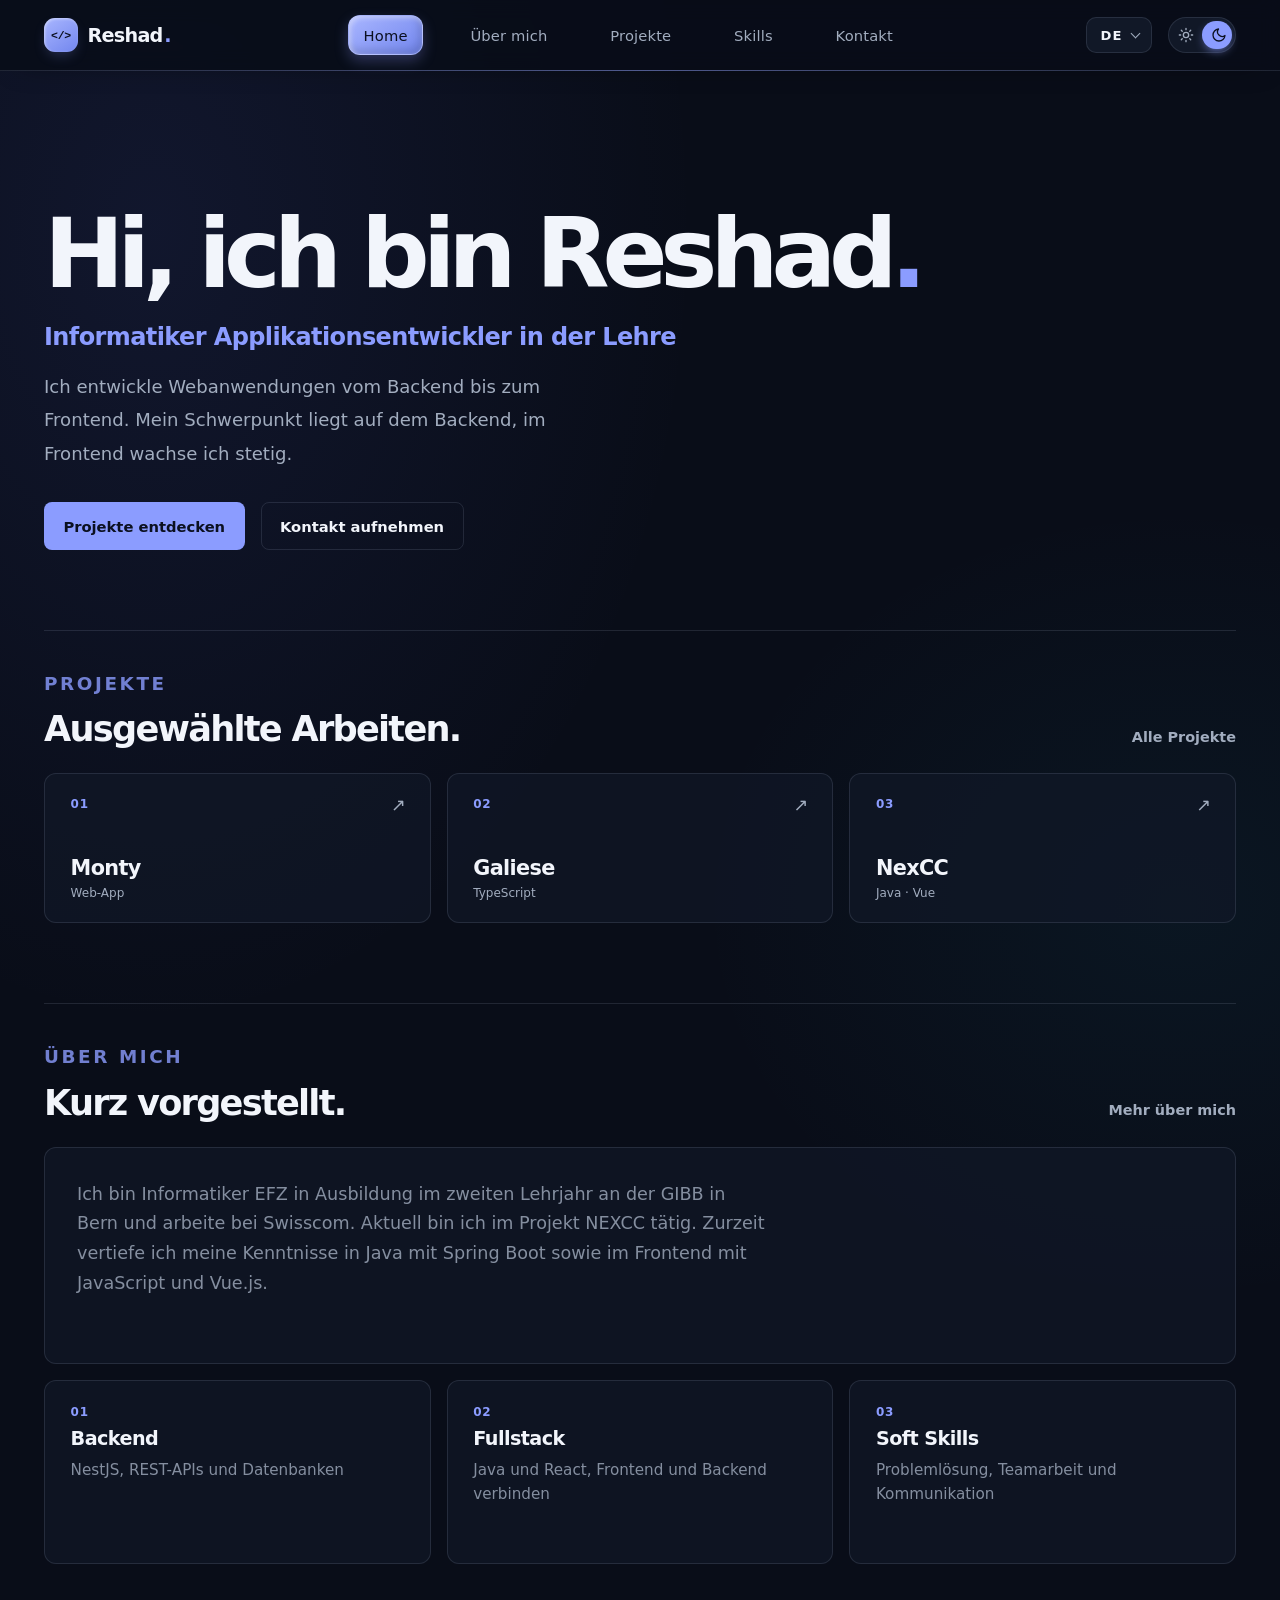
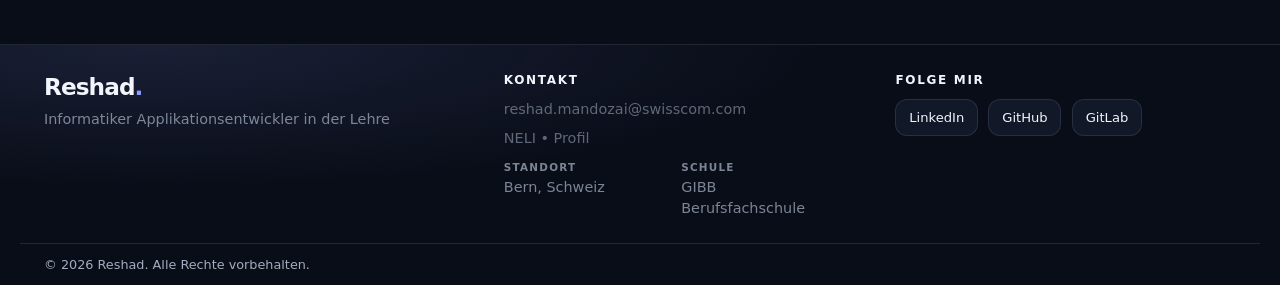
<file: index.html>
<!doctype html>
<html lang="de">
	<head>
		<meta charset="UTF-8" />
		<meta name="viewport" content="width=device-width, initial-scale=1.0" />
<title>Reshad Mandozai – Informatiker Applikationsentwickler in der Lehre</title>
		<meta
			name="description"
			content="Portfolio von Reshad Mandozai, Informatiker in Ausbildung mit Interesse an modernen Webanwendungen und durchdachten digitalen Produkten." />
		<script>document.documentElement.setAttribute('data-theme', localStorage.getItem('theme') || 'dark');</script>
		<link rel="stylesheet" href="css/style.css" />
	</head>
	<body>
		<header>
			<nav class="navbar">
				<a href="index.html" class="logo">Reshad</a>

				<ul class="nav-links" id="navLinks">
					<li><a href="index.html" class="current" data-i18n="nav.home">Home</a></li>
					<li><a href="about/index.html" data-i18n="nav.about">Über mich</a></li>
					<li><a href="projects/index.html" data-i18n="nav.projects">Projekte</a></li>
					<li><a href="skills/index.html" data-i18n="nav.skills">Skills</a></li>
					<li><a href="contact/index.html" data-i18n="nav.contact">Kontakt</a></li>
				</ul>

				<div class="nav-actions">
					<select class="language-select" id="languageSelect" aria-label="Sprache auswählen">
						<option value="it">IT</option>
						<option value="en">EN</option>
						<option value="de">DE</option>
						<option value="fr">FR</option>
					</select>
					<button
						class="theme-toggle"
						id="themeToggle"
						aria-label="Farbmodus wechseln"
						data-i18n-aria-label="theme.toggle">
						<svg class="theme-icon icon-sun" viewBox="0 0 24 24" fill="none" stroke="currentColor" stroke-width="2" stroke-linecap="round" stroke-linejoin="round" aria-hidden="true" focusable="false"><circle cx="12" cy="12" r="4" /><path d="M12 2v2M12 20v2M4.93 4.93l1.41 1.41M17.66 17.66l1.41 1.41M2 12h2M20 12h2M6.34 17.66l-1.41 1.41M19.07 4.93l-1.41 1.41" /></svg>
						<svg class="theme-icon icon-moon" viewBox="0 0 24 24" fill="none" stroke="currentColor" stroke-width="2" stroke-linecap="round" stroke-linejoin="round" aria-hidden="true" focusable="false"><path d="M21 12.79A9 9 0 1 1 11.21 3 7 7 0 0 0 21 12.79z" /></svg>
						<span class="theme-thumb" aria-hidden="true"></span>
					</button>

					<button class="hamburger" id="hamburger" aria-label="Menü öffnen" data-i18n-aria-label="nav.openMenu">
						<span></span>
						<span></span>
						<span></span>
					</button>
				</div>
			</nav>
		</header>

		<main>
			<section id="home" class="home">
				<div class="hero-shell">
					<div class="home-copy">
						<h1>
							<span data-i18n="home.greeting">Hi, ich bin</span>
							<span class="accent">Reshad</span><span class="name-period">.</span>
						</h1>
						<h2 data-i18n="home.role">Informatiker Applikationsentwickler in der Lehre</h2>
						<p class="home-description" data-i18n="home.description">
							Ich entwickle Webanwendungen vom Backend bis zum Frontend. Mein Schwerpunkt liegt auf dem Backend, im Frontend wachse ich stetig.
						</p>
						<div class="hero-actions">
							<a href="projects/index.html" class="btn-primary" data-i18n="home.projects">Projekte entdecken <span aria-hidden="true">↗</span></a>
							<a href="contact/index.html" class="btn-secondary" data-i18n="home.contact">Kontakt aufnehmen</a>
						</div>
					</div>
				</div>

				<div class="home-projects">
					<div class="section-heading">
						<div>
							<p class="eyebrow" data-i18n="home.selectedLabel">PROJEKTE</p>
							<h2 data-i18n="home.selectedTitle">Ausgewählte Arbeiten.</h2>
						</div>
						<a href="projects/index.html" class="text-link" data-i18n="home.allProjects">Alle Projekte <span aria-hidden="true">↗</span></a>
					</div>
					<div class="home-project-grid">
						<a class="home-project-card" href="projects/index.html">
							<span class="home-project-number">01</span>
							<span class="home-project-name">Monty</span>
							<span class="home-project-type" data-i18n="projects.webApp">Web-App</span>
							<span class="home-project-arrow" aria-hidden="true">↗</span>
						</a>
						<a class="home-project-card" href="projects/index.html">
							<span class="home-project-number">02</span>
							<span class="home-project-name">Galiese</span>
							<span class="home-project-type">TypeScript</span>
							<span class="home-project-arrow" aria-hidden="true">↗</span>
						</a>
						<a class="home-project-card" href="projects/index.html">
							<span class="home-project-number">03</span>
							<span class="home-project-name">NexCC</span>
							<span class="home-project-type">Java · Vue</span>
							<span class="home-project-arrow" aria-hidden="true">↗</span>
						</a>
					</div>
				</div>

				<div class="home-about" aria-labelledby="home-about-title">
					<div class="section-heading">
						<div>
							<p class="eyebrow" data-i18n="home.aboutLabel">ÜBER MICH</p>
							<h2 id="home-about-title" data-i18n="home.aboutTitle">Kurz vorgestellt.</h2>
						</div>
						<a href="about/index.html" class="text-link" data-i18n="home.aboutMore">Mehr über mich <span aria-hidden="true">↗</span></a>
					</div>
					<div class="home-about-box">
						<p data-i18n="home.aboutText">Ich bin Informatiker EFZ in Ausbildung im zweiten Lehrjahr an der GIBB in Bern und arbeite bei Swisscom. Aktuell bin ich im Projekt NEXCC tätig. Zurzeit vertiefe ich meine Kenntnisse in Java mit Spring Boot sowie im Frontend mit JavaScript und Vue.js.</p>
					</div>
					<div class="home-skill-grid">
						<article class="home-skill-card">
							<span class="home-skill-number" aria-hidden="true">01</span>
							<h3 data-i18n="about.backendTitle">Backend</h3>
							<p data-i18n="home.skillBackend">NestJS, REST-APIs und Datenbanken</p>
						</article>
						<article class="home-skill-card">
							<span class="home-skill-number" aria-hidden="true">02</span>
							<h3 data-i18n="about.fullstackTitle">Fullstack</h3>
							<p data-i18n="home.skillFullstack">Java und React, Frontend und Backend verbinden</p>
						</article>
						<article class="home-skill-card">
							<span class="home-skill-number" aria-hidden="true">03</span>
							<h3 data-i18n="about.otherTitle">Soft Skills</h3>
							<p data-i18n="home.skillSoft">Problemlösung, Teamarbeit und Kommunikation</p>
						</article>
					</div>
				</div>
			</section>
		</main>

		<footer class="footer">
			<div class="footer-inner">
				<div class="footer-col footer-brand">
					<a class="footer-logo" href="index.html">Reshad</a>
					<p data-i18n="home.role">Informatiker Applikationsentwickler in der Lehre</p>
				</div>

				<div class="footer-col">
					<h4 data-i18n="footer.contact">Kontakt</h4>
					<ul>
						<li>
							<a href="mailto:reshad.mandozai@swisscom.com">reshad.mandozai@swisscom.com</a>
						</li>
						<li>
							<a
								href="https://neli.swisscom.com/profile/%5Bme%5D/detail?activeTab=info"
								target="_blank"
								rel="noopener">
								NELI • Profil
							</a>
						</li>
						<li class="footer-info">
							<span class="footer-label" data-i18n="footer.locationLabel">Standort</span>
							<span data-i18n="footer.cityValue">Bern, Schweiz</span>
						</li>
						<li class="footer-info">
							<span class="footer-label" data-i18n="footer.schoolLabel">Schule</span>
							<span>GIBB Berufsfachschule</span>
						</li>
					</ul>
				</div>

				<div class="footer-col">
					<h4 data-i18n="footer.follow">Folge mir</h4>
					<div class="footer-links">
						<a
							href="https://www.linkedin.com/in/reshad-mandozai-189538322/"
							target="_blank"
							rel="noopener">
							LinkedIn
						</a>
						<a
							href="https://github.com/reshadmandozai39-jpg"
							target="_blank"
							rel="noopener">
							GitHub
						</a>
						<a
							href="https://code.swisscom.com/Reshad.Mandozai"
							target="_blank"
							rel="noopener">
							GitLab
						</a>
					</div>
				</div>
			</div>

			<div class="footer-bottom">
				<p>&copy; <span id="year"></span> Reshad. <span data-i18n="footer.rights">Alle Rechte vorbehalten.</span></p>
			</div>
		</footer>

		<script src="js/script.js"></script>
	</body>
</html>
</file>
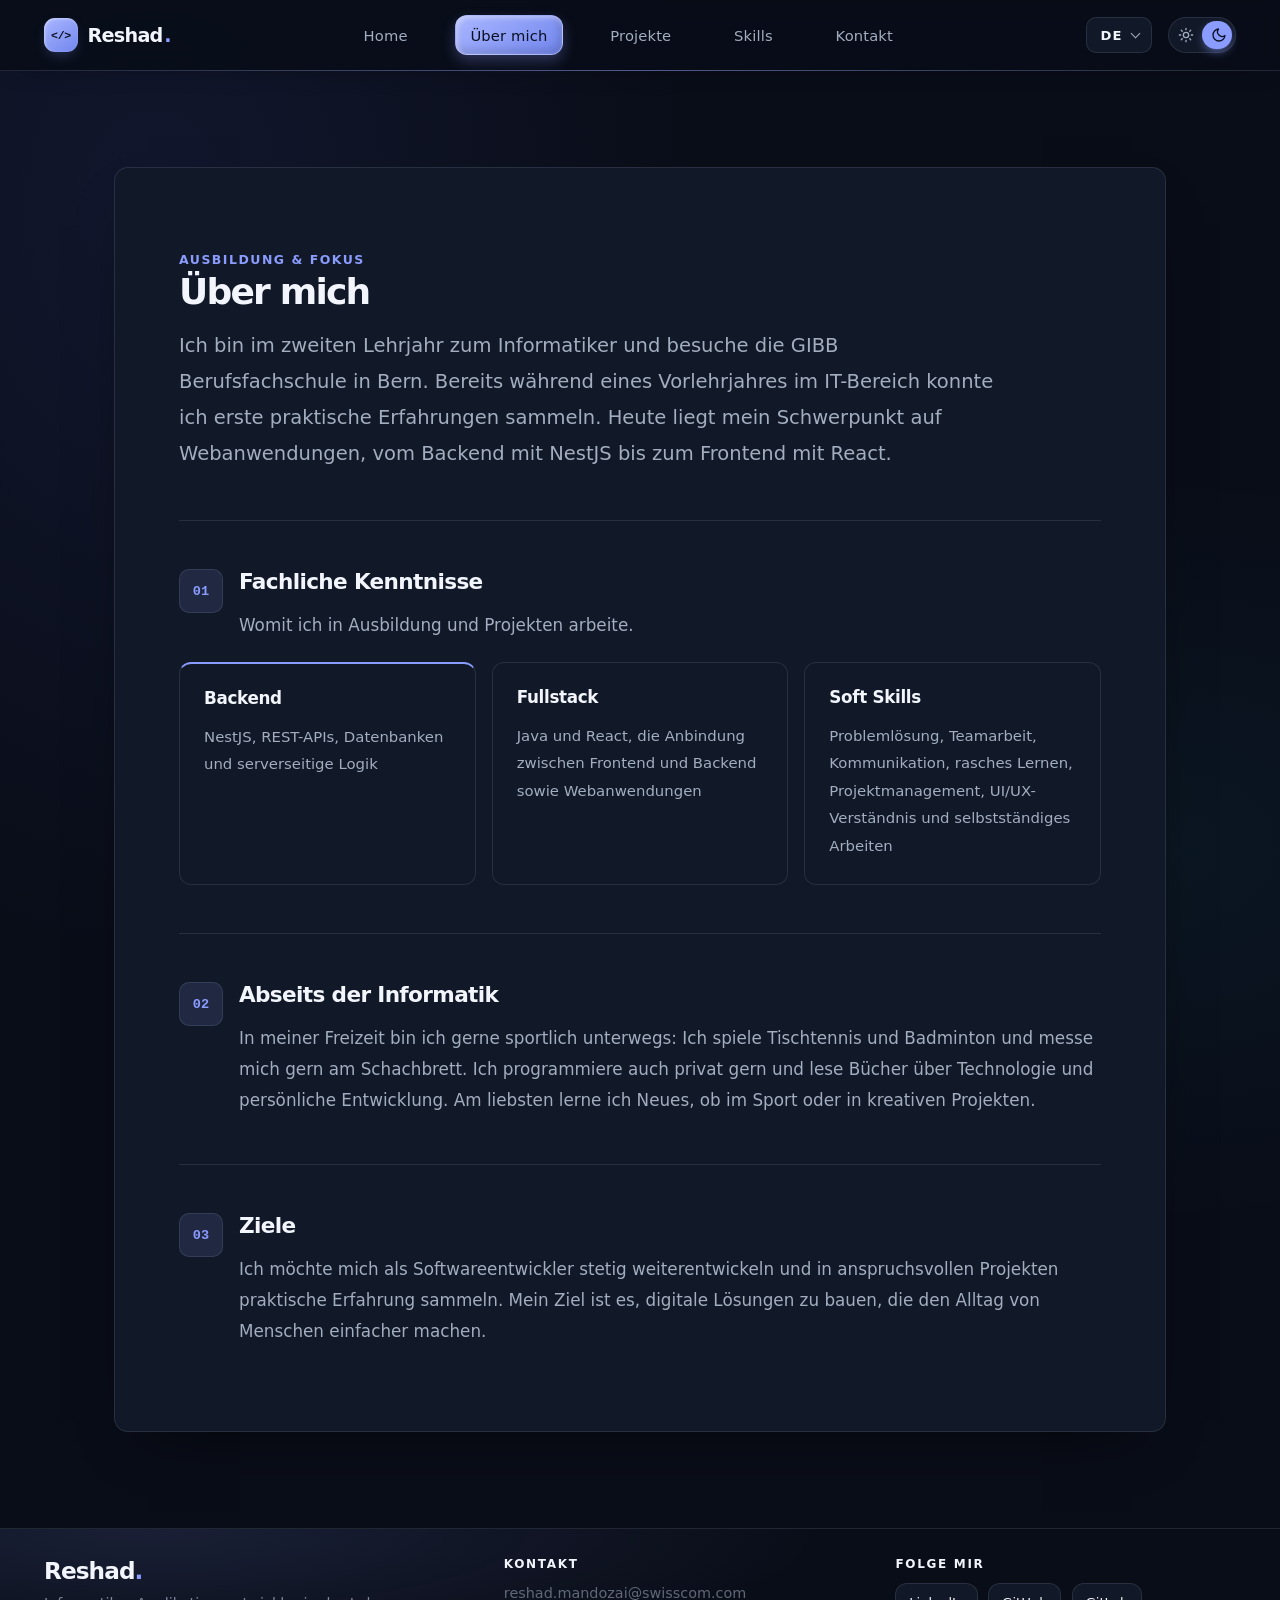
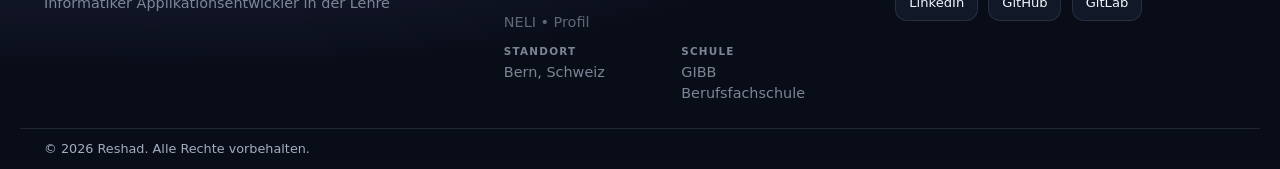
<file: about/index.html>
<!doctype html>
<html lang="de">
	<head>
		<meta charset="UTF-8" />
		<meta name="viewport" content="width=device-width, initial-scale=1.0" />
		<title>Über mich – Reshad</title>
		<script>document.documentElement.setAttribute('data-theme', localStorage.getItem('theme') || 'dark');</script>
		<link rel="stylesheet" href="../css/style.css" />
	</head>
	<body>
		<header>
			<nav class="navbar">
				<a href="../index.html" class="logo">Reshad</a>

				<ul class="nav-links" id="navLinks">
					<li><a href="../index.html" data-i18n="nav.home">Home</a></li>
					<li><a href="index.html" class="current" data-i18n="nav.about">Über mich</a></li>
					<li><a href="../projects/index.html" data-i18n="nav.projects">Projekte</a></li>
					<li><a href="../skills/index.html" data-i18n="nav.skills">Skills</a></li>
					<li><a href="../contact/index.html" data-i18n="nav.contact">Kontakt</a></li>
				</ul>

				<div class="nav-actions">
					<select class="language-select" id="languageSelect" aria-label="Sprache auswählen">
						<option value="it">IT</option>
						<option value="en">EN</option>
						<option value="de">DE</option>
						<option value="fr">FR</option>
					</select>
					<button
						class="theme-toggle"
						id="themeToggle"
						aria-label="Farbmodus wechseln"
						data-i18n-aria-label="theme.toggle">
						<svg class="theme-icon icon-sun" viewBox="0 0 24 24" fill="none" stroke="currentColor" stroke-width="2" stroke-linecap="round" stroke-linejoin="round" aria-hidden="true" focusable="false"><circle cx="12" cy="12" r="4" /><path d="M12 2v2M12 20v2M4.93 4.93l1.41 1.41M17.66 17.66l1.41 1.41M2 12h2M20 12h2M6.34 17.66l-1.41 1.41M19.07 4.93l-1.41 1.41" /></svg>
						<svg class="theme-icon icon-moon" viewBox="0 0 24 24" fill="none" stroke="currentColor" stroke-width="2" stroke-linecap="round" stroke-linejoin="round" aria-hidden="true" focusable="false"><path d="M21 12.79A9 9 0 1 1 11.21 3 7 7 0 0 0 21 12.79z" /></svg>
						<span class="theme-thumb" aria-hidden="true"></span>
					</button>

					<button class="hamburger" id="hamburger" aria-label="Menü öffnen" data-i18n-aria-label="nav.openMenu">
						<span></span>
						<span></span>
						<span></span>
					</button>
				</div>
			</nav>
		</header>

		<main>
			<section id="about" class="about">
				<div class="about-inner">
					<div class="about-header">
						<p class="about-kicker" data-i18n="about.kicker">AUSBILDUNG &amp; FOKUS</p>
						<h2 data-i18n="about.title">Über mich</h2>
						<p class="about-lead" data-i18n="about.description">
							Ich bin im zweiten Lehrjahr zum Informatiker und besuche die GIBB
							Berufsfachschule in Bern. Bereits während eines Vorlehrjahres im
							IT-Bereich konnte ich erste praktische Erfahrungen sammeln. Heute
							liegt mein Schwerpunkt auf Webanwendungen, vom Backend mit NestJS
							bis zum Frontend mit React.
						</p>
					</div>

					<section class="about-section" aria-labelledby="about-skills-title">
						<div class="about-section-heading">
							<span class="skill-group-number" aria-hidden="true">01</span>
							<div>
								<h3 id="about-skills-title" data-i18n="about.skillsTitle">Fachliche Kenntnisse</h3>
								<p data-i18n="about.skillsIntro">Womit ich in Ausbildung und Projekten arbeite.</p>
							</div>
						</div>
						<div class="about-skills-grid">
							<article class="skill-card skill-card-learning">
								<h4 data-i18n="about.backendTitle">Backend</h4>
								<p data-i18n="about.backendSkills">NestJS, REST-APIs, Datenbanken und serverseitige Logik</p>
							</article>
							<article class="skill-card">
								<h4 data-i18n="about.fullstackTitle">Fullstack</h4>
								<p data-i18n="about.fullstackSkills">Java und React, die Anbindung zwischen Frontend und Backend sowie Webanwendungen</p>
							</article>
							<article class="skill-card">
								<h4 data-i18n="about.otherTitle">Soft Skills</h4>
								<p data-i18n="about.otherSkills">Problemlösung, Teamarbeit, Kommunikation, rasches Lernen, Projektmanagement, UI/UX-Verständnis und selbstständiges Arbeiten</p>
							</article>
						</div>
					</section>

					<section class="about-section" aria-labelledby="about-personal-title">
						<div class="about-section-heading">
							<span class="skill-group-number" aria-hidden="true">02</span>
							<div>
								<h3 id="about-personal-title" data-i18n="about.personalTitle">Abseits der Informatik</h3>
								<p data-i18n="about.hobbies">
									In meiner Freizeit bin ich gerne sportlich unterwegs: Ich spiele
									Tischtennis und Badminton und messe mich gern am Schachbrett. Ich
									programmiere auch privat gern und lese Bücher über Technologie und
									persönliche Entwicklung. Am liebsten lerne ich Neues, ob im Sport
									oder in kreativen Projekten.
								</p>
							</div>
						</div>
					</section>

					<section class="about-section" aria-labelledby="about-goals-title">
						<div class="about-section-heading">
							<span class="skill-group-number" aria-hidden="true">03</span>
							<div>
								<h3 id="about-goals-title" data-i18n="about.goalsTitle">Ziele</h3>
								<p data-i18n="about.goals">
									Ich möchte mich als Softwareentwickler stetig weiterentwickeln und
									in anspruchsvollen Projekten praktische Erfahrung sammeln. Mein
									Ziel ist es, digitale Lösungen zu bauen, die den Alltag von
									Menschen einfacher machen.
								</p>
							</div>
						</div>
					</section>
				</div>
			</section>
		</main>

		<footer class="footer">
			<div class="footer-inner">
				<div class="footer-col footer-brand">
					<a class="footer-logo" href="../index.html">Reshad</a>
					<p data-i18n="home.role">Informatiker Applikationsentwickler in der Lehre</p>
				</div>

				<div class="footer-col">
					<h4 data-i18n="footer.contact">Kontakt</h4>
					<ul>
						<li>
							<a href="mailto:reshad.mandozai@swisscom.com">reshad.mandozai@swisscom.com</a>
						</li>
						<li>
							<a
								href="https://neli.swisscom.com/profile/%5Bme%5D/detail?activeTab=info"
								target="_blank"
								rel="noopener">
								NELI • Profil
							</a>
						</li>
						<li class="footer-info">
							<span class="footer-label" data-i18n="footer.locationLabel">Standort</span>
							<span data-i18n="footer.cityValue">Bern, Schweiz</span>
						</li>
						<li class="footer-info">
							<span class="footer-label" data-i18n="footer.schoolLabel">Schule</span>
							<span>GIBB Berufsfachschule</span>
						</li>
					</ul>
				</div>

				<div class="footer-col">
					<h4 data-i18n="footer.follow">Folge mir</h4>
					<div class="footer-links">
						<a
							href="https://www.linkedin.com/in/reshad-mandozai-189538322/"
							target="_blank"
							rel="noopener">
							LinkedIn
						</a>
						<a
							href="https://github.com/reshadmandozai39-jpg"
							target="_blank"
							rel="noopener">
							GitHub
						</a>
						<a
							href="https://code.swisscom.com/Reshad.Mandozai"
							target="_blank"
							rel="noopener">
							GitLab
						</a>
					</div>
				</div>
			</div>

			<div class="footer-bottom">
				<p>&copy; <span id="year"></span> Reshad. <span data-i18n="footer.rights">Alle Rechte vorbehalten.</span></p>
			</div>
		</footer>

		<script src="../js/script.js"></script>
	</body>
</html>
</file>
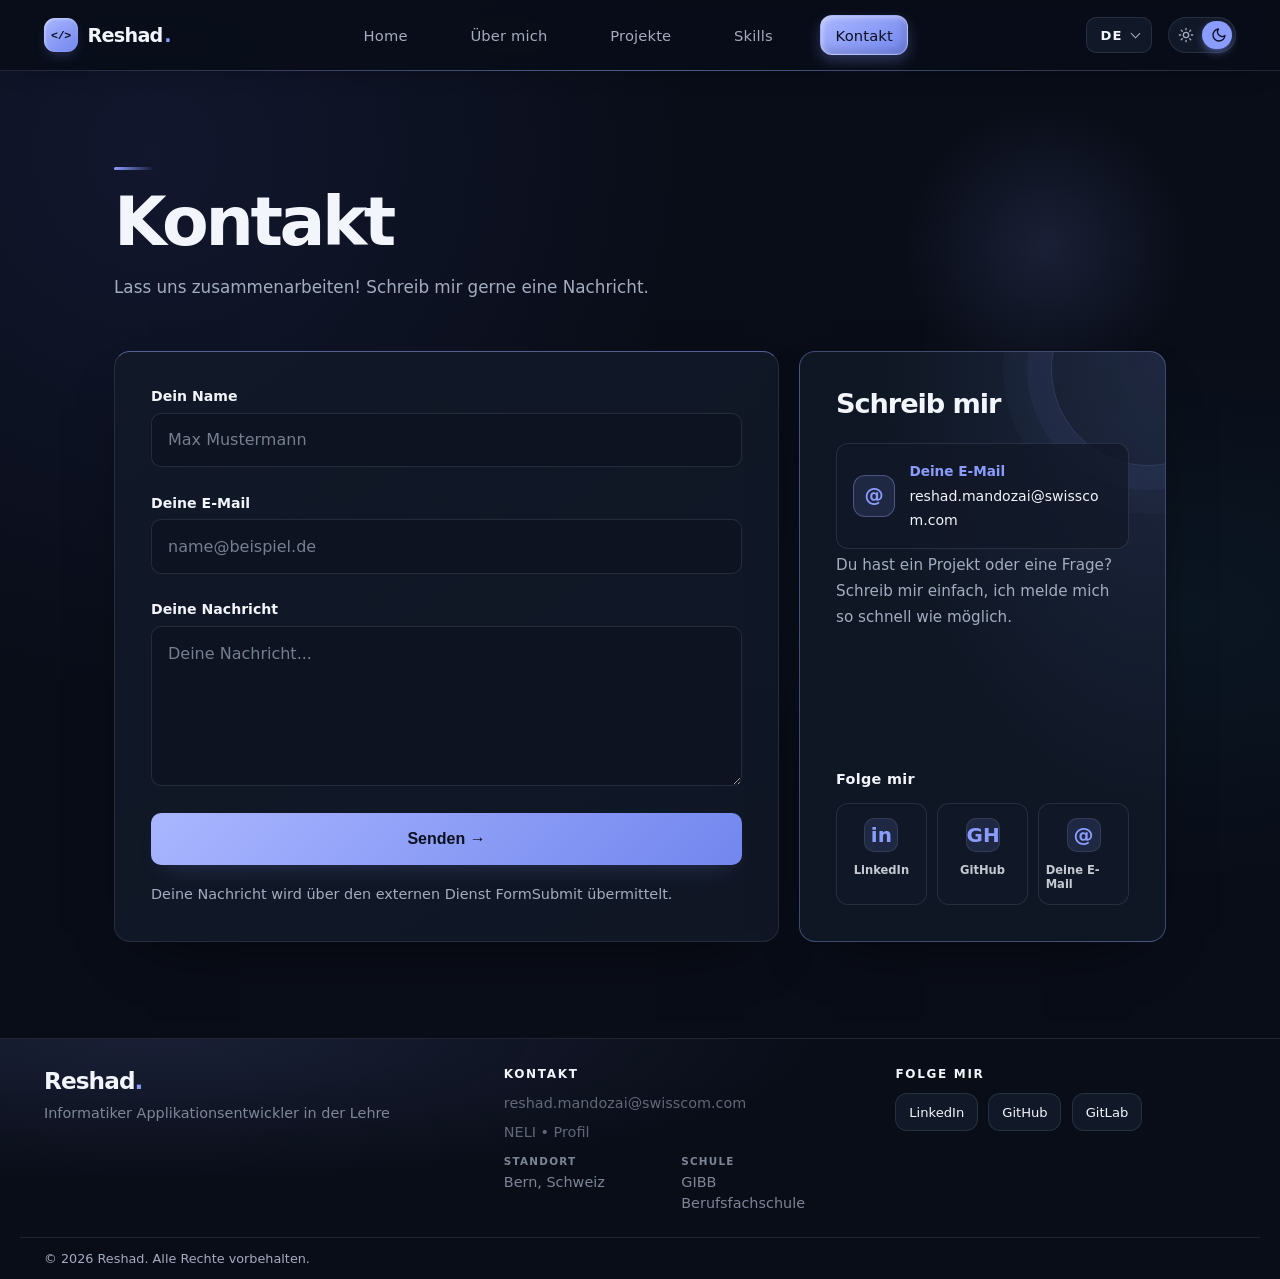
<file: contact/index.html>
<!doctype html>
<html lang="de">
	<head>
		<meta charset="UTF-8" />
		<meta name="viewport" content="width=device-width, initial-scale=1.0" />
		<title>Kontakt – Reshad</title>
		<script>document.documentElement.setAttribute('data-theme', localStorage.getItem('theme') || 'dark');</script>
		<link rel="stylesheet" href="../css/style.css" />
	</head>
	<body>
		<header>
			<nav class="navbar">
				<a href="../index.html" class="logo">Reshad</a>

				<ul class="nav-links" id="navLinks">
					<li><a href="../index.html" data-i18n="nav.home">Home</a></li>
					<li><a href="../about/index.html" data-i18n="nav.about">Über mich</a></li>
					<li><a href="../projects/index.html" data-i18n="nav.projects">Projekte</a></li>
					<li><a href="../skills/index.html" data-i18n="nav.skills">Skills</a></li>
					<li><a href="index.html" class="current" data-i18n="nav.contact">Kontakt</a></li>
				</ul>

				<div class="nav-actions">
					<select class="language-select" id="languageSelect" aria-label="Sprache auswählen">
						<option value="it">IT</option>
						<option value="en">EN</option>
						<option value="de">DE</option>
						<option value="fr">FR</option>
					</select>
					<button
						class="theme-toggle"
						id="themeToggle"
						aria-label="Farbmodus wechseln"
						data-i18n-aria-label="theme.toggle">
						<svg class="theme-icon icon-sun" viewBox="0 0 24 24" fill="none" stroke="currentColor" stroke-width="2" stroke-linecap="round" stroke-linejoin="round" aria-hidden="true" focusable="false"><circle cx="12" cy="12" r="4" /><path d="M12 2v2M12 20v2M4.93 4.93l1.41 1.41M17.66 17.66l1.41 1.41M2 12h2M20 12h2M6.34 17.66l-1.41 1.41M19.07 4.93l-1.41 1.41" /></svg>
						<svg class="theme-icon icon-moon" viewBox="0 0 24 24" fill="none" stroke="currentColor" stroke-width="2" stroke-linecap="round" stroke-linejoin="round" aria-hidden="true" focusable="false"><path d="M21 12.79A9 9 0 1 1 11.21 3 7 7 0 0 0 21 12.79z" /></svg>
						<span class="theme-thumb" aria-hidden="true"></span>
					</button>

					<button class="hamburger" id="hamburger" aria-label="Menü öffnen" data-i18n-aria-label="nav.openMenu">
						<span></span>
						<span></span>
						<span></span>
					</button>
				</div>
			</nav>
		</header>

		<main>
			<section id="contact" class="contact">
				<div class="contact-header">
					<h2 data-i18n="contact.title">Kontakt</h2>
					<p data-i18n="contact.intro">Lass uns zusammenarbeiten! Schreib mir gerne eine Nachricht.</p>
				</div>

				<div class="contact-grid">
					<form
						class="contact-form"
						id="contactForm"
						action="https://formsubmit.co/reshad.mandozai@swisscom.com"
						method="POST"
						novalidate>
						<input type="hidden" name="_subject" value="Portfolio contact message" />
						<div class="form-group">
							<label for="name" data-i18n="contact.name">Dein Name</label>
							<input
								type="text"
								id="name"
								name="name"
								placeholder="Max Mustermann"
								data-i18n-placeholder="contact.namePlaceholder"
								required />
							<span class="error-message" id="nameError"></span>
						</div>

						<div class="form-group">
							<label for="email" data-i18n="contact.email">Deine E-Mail</label>
							<input
								type="email"
								id="email"
								name="email"
								placeholder="max@example.com"
								data-i18n-placeholder="contact.emailPlaceholder"
								required />
							<span class="error-message" id="emailError"></span>
						</div>

						<div class="form-group">
							<label for="message" data-i18n="contact.message">Deine Nachricht</label>
							<textarea
								id="message"
								name="message"
								rows="5"
								placeholder="Deine Nachricht..."
								data-i18n-placeholder="contact.messagePlaceholder"
								required></textarea>
							<span class="error-message" id="messageError"></span>
						</div>

						<button type="submit" class="btn-submit" data-i18n="contact.submit">Senden &rarr;</button>
						<p class="form-status" data-i18n="contact.formNotice">
							Deine Nachricht wird über den externen Dienst FormSubmit übermittelt.
						</p>
					</form>

					<aside class="contact-info">
						<h3 data-i18n="contact.writeMe">Schreib mir</h3>

						<a href="mailto:reshad.mandozai@swisscom.com" class="info-item">
							<span class="info-icon" aria-hidden="true">@</span>
							<span>
								<strong data-i18n="contact.email">E-Mail</strong><br />
								reshad.mandozai@swisscom.com
							</span>
						</a>

						<p class="info-text" data-i18n="contact.infoText">Du hast ein Projekt oder eine Frage? Schreib mir einfach, ich melde mich so schnell wie möglich.</p>

						<h4 data-i18n="footer.follow">Folge mir</h4>
						<div class="social-links">
							<a
								href="https://www.linkedin.com/in/reshad-mandozai-189538322/"
								target="_blank"
								rel="noopener"
								class="social-card"
								aria-label="LinkedIn">
								<span class="social-mark" aria-hidden="true">in</span>
								<small>LinkedIn</small>
							</a>
							<a
								href="https://github.com/reshadmandozai39-jpg"
								target="_blank"
								rel="noopener"
								class="social-card"
								aria-label="GitHub">
								<span class="social-mark" aria-hidden="true">GH</span>
								<small>GitHub</small>
							</a>
							<a
								href="mailto:reshad.mandozai@swisscom.com"
								class="social-card"
								aria-label="E-Mail">
								<span class="social-mark" aria-hidden="true">@</span>
								<small data-i18n="contact.email">E-Mail</small>
							</a>
						</div>
					</aside>
				</div>
			</section>
		</main>

		<footer class="footer">
			<div class="footer-inner">
				<div class="footer-col footer-brand">
					<a class="footer-logo" href="../index.html">Reshad</a>
					<p data-i18n="home.role">Informatiker Applikationsentwickler in der Lehre</p>
				</div>

				<div class="footer-col">
					<h4 data-i18n="footer.contact">Kontakt</h4>
					<ul>
						<li>
							<a href="mailto:reshad.mandozai@swisscom.com">reshad.mandozai@swisscom.com</a>
						</li>
						<li>
							<a
								href="https://neli.swisscom.com/profile/%5Bme%5D/detail?activeTab=info"
								target="_blank"
								rel="noopener">
								NELI • Profil
							</a>
						</li>
						<li class="footer-info">
							<span class="footer-label" data-i18n="footer.locationLabel">Standort</span>
							<span data-i18n="footer.cityValue">Bern, Schweiz</span>
						</li>
						<li class="footer-info">
							<span class="footer-label" data-i18n="footer.schoolLabel">Schule</span>
							<span>GIBB Berufsfachschule</span>
						</li>
					</ul>
				</div>

				<div class="footer-col">
					<h4 data-i18n="footer.follow">Folge mir</h4>
					<div class="footer-links">
						<a
							href="https://www.linkedin.com/in/reshad-mandozai-189538322/"
							target="_blank"
							rel="noopener">
							LinkedIn
						</a>
						<a
							href="https://github.com/reshadmandozai39-jpg"
							target="_blank"
							rel="noopener">
							GitHub
						</a>
						<a
							href="https://code.swisscom.com/Reshad.Mandozai"
							target="_blank"
							rel="noopener">
							GitLab
						</a>
					</div>
				</div>
			</div>

			<div class="footer-bottom">
				<p>&copy; <span id="year"></span> Reshad. <span data-i18n="footer.rights">Alle Rechte vorbehalten.</span></p>
			</div>
		</footer>

		<script src="../js/script.js"></script>
	</body>
</html>
</file>
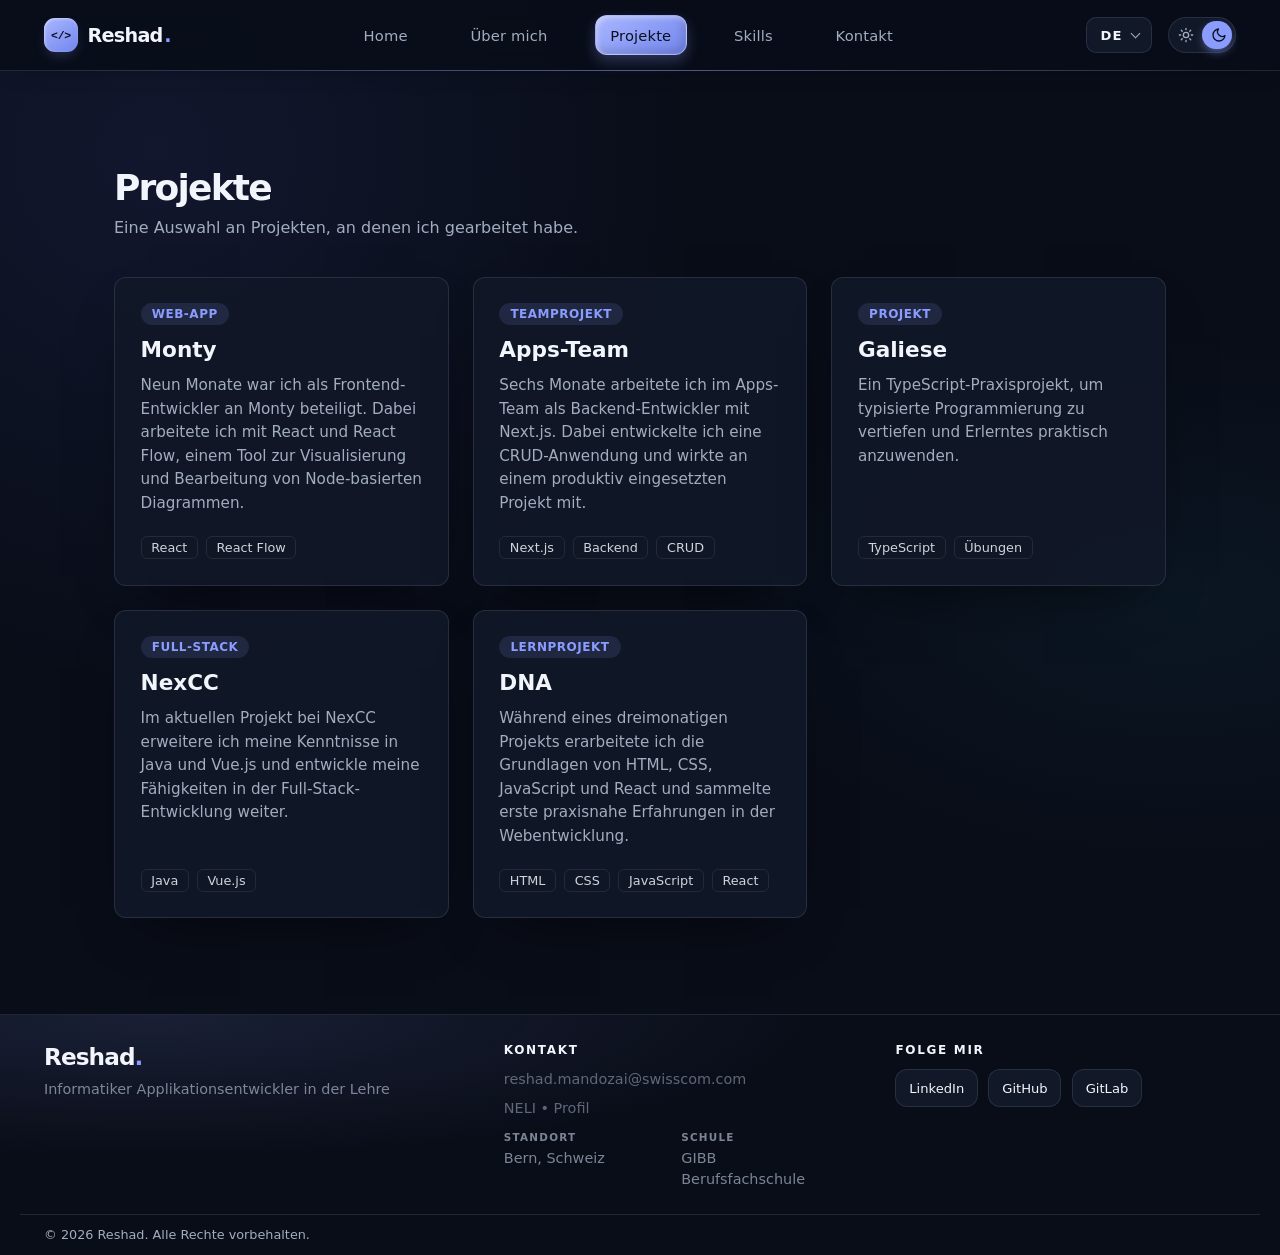
<file: projects/index.html>
<!doctype html>
<html lang="de">
	<head>
		<meta charset="UTF-8" />
		<meta name="viewport" content="width=device-width, initial-scale=1.0" />
		<title>Projekte – Reshad</title>
		<script>document.documentElement.setAttribute('data-theme', localStorage.getItem('theme') || 'dark');</script>
		<link rel="stylesheet" href="../css/style.css" />
	</head>
	<body>
		<header>
			<nav class="navbar">
				<a href="../index.html" class="logo">Reshad</a>

				<ul class="nav-links" id="navLinks">
					<li><a href="../index.html" data-i18n="nav.home">Home</a></li>
					<li><a href="../about/index.html" data-i18n="nav.about">Über mich</a></li>
					<li><a href="index.html" class="current" data-i18n="nav.projects">Projekte</a></li>
					<li><a href="../skills/index.html" data-i18n="nav.skills">Skills</a></li>
					<li><a href="../contact/index.html" data-i18n="nav.contact">Kontakt</a></li>
				</ul>

				<div class="nav-actions">
					<select class="language-select" id="languageSelect" aria-label="Sprache auswählen">
						<option value="it">IT</option>
						<option value="en">EN</option>
						<option value="de">DE</option>
						<option value="fr">FR</option>
					</select>
					<button
						class="theme-toggle"
						id="themeToggle"
						aria-label="Farbmodus wechseln"
						data-i18n-aria-label="theme.toggle">
						<svg class="theme-icon icon-sun" viewBox="0 0 24 24" fill="none" stroke="currentColor" stroke-width="2" stroke-linecap="round" stroke-linejoin="round" aria-hidden="true" focusable="false"><circle cx="12" cy="12" r="4" /><path d="M12 2v2M12 20v2M4.93 4.93l1.41 1.41M17.66 17.66l1.41 1.41M2 12h2M20 12h2M6.34 17.66l-1.41 1.41M19.07 4.93l-1.41 1.41" /></svg>
						<svg class="theme-icon icon-moon" viewBox="0 0 24 24" fill="none" stroke="currentColor" stroke-width="2" stroke-linecap="round" stroke-linejoin="round" aria-hidden="true" focusable="false"><path d="M21 12.79A9 9 0 1 1 11.21 3 7 7 0 0 0 21 12.79z" /></svg>
						<span class="theme-thumb" aria-hidden="true"></span>
					</button>

					<button class="hamburger" id="hamburger" aria-label="Menü öffnen" data-i18n-aria-label="nav.openMenu">
						<span></span>
						<span></span>
						<span></span>
					</button>
				</div>
			</nav>
		</header>

		<main>
			<section id="projects" class="projects">
				<div class="projects-header">
					<h2 data-i18n="projects.title">Projekte</h2>
					<p data-i18n="projects.intro">Eine Auswahl an Projekten, an denen ich gearbeitet habe.</p>
				</div>

				<div class="projects-grid">
					<article class="project-card">
						<div class="project-tag" data-i18n="projects.webApp">Web-App</div>
						<h3>Monty</h3>
						<p data-i18n="projects.montyDescription">
							Neun Monate war ich als Frontend-Entwickler an Monty beteiligt.
							Dabei arbeitete ich mit React und React Flow, einem Tool zur
							Visualisierung und Bearbeitung von Node-basierten Diagrammen.
						</p>
						<div class="project-tech">
							<span>React</span>
							<span>React Flow</span>
						</div>
					</article>

					<article class="project-card">
						<div class="project-tag" data-i18n="projects.teamProject">Team-Projekt</div>
						<h3>Apps-Team</h3>
						<p data-i18n="projects.appsDescription">
							Sechs Monate arbeitete ich im Apps-Team als Backend-Entwickler
							mit Next.js. Dabei entwickelte ich eine CRUD-Anwendung und wirkte
							an einem produktiv eingesetzten Projekt mit.
						</p>
						<div class="project-tech">
							<span>Next.js</span>
							<span>Backend</span>
							<span>CRUD</span>
						</div>
					</article>

					<article class="project-card">
						<div class="project-tag" data-i18n="projects.project">Projekt</div>
						<h3>Galiese</h3>
						<p data-i18n="projects.galieseDescription">
							Ein TypeScript-Praxisprojekt, in dem ich typisierte
							Programmierung vertieft und meine Kenntnisse praktisch angewendet
							habe.
						</p>
						<div class="project-tech">
							<span>TypeScript</span>
							<span data-i18n="projects.practice">Übungen</span>
						</div>
					</article>

					<article class="project-card">
						<div class="project-tag" data-i18n="projects.fullStack">FullStack</div>
						<h3>NexCC</h3>
						<p data-i18n="projects.nexccDescription">
							Im aktuellen Projekt bei NexCC erweitere ich meine Kenntnisse in
							Java und Vue.js und entwickle meine Fähigkeiten in der Full-Stack-
							Entwicklung weiter.
						</p>
						<div class="project-tech">
							<span>Java</span>
							<span>Vue.js</span>
						</div>
					</article>

					<article class="project-card">
						<div class="project-tag" data-i18n="projects.learningProject">Lernprojekt</div>
						<h3>DNA</h3>
						<p data-i18n="projects.dnaDescription">
							Während eines dreimonatigen Projekts erarbeitete ich die
							Grundlagen von HTML, CSS, JavaScript und React und sammelte erste
							praxisnahe Erfahrungen in der Webentwicklung.
						</p>
						<div class="project-tech">
							<span>HTML</span>
							<span>CSS</span>
							<span>JavaScript</span>
							<span>React</span>
						</div>
					</article>
				</div>
			</section>
		</main>

		<footer class="footer">
			<div class="footer-inner">
				<div class="footer-col footer-brand">
					<a class="footer-logo" href="../index.html">Reshad</a>
					<p data-i18n="home.role">Informatiker Applikationsentwickler in der Lehre</p>
				</div>

				<div class="footer-col">
					<h4 data-i18n="footer.contact">Kontakt</h4>
					<ul>
						<li>
							<a href="mailto:reshad.mandozai@swisscom.com">reshad.mandozai@swisscom.com</a>
						</li>
						<li>
							<a
								href="https://neli.swisscom.com/profile/%5Bme%5D/detail?activeTab=info"
								target="_blank"
								rel="noopener">
								NELI • Profil
							</a>
						</li>
						<li class="footer-info">
							<span class="footer-label" data-i18n="footer.locationLabel">Standort</span>
							<span data-i18n="footer.cityValue">Bern, Schweiz</span>
						</li>
						<li class="footer-info">
							<span class="footer-label" data-i18n="footer.schoolLabel">Schule</span>
							<span>GIBB Berufsfachschule</span>
						</li>
					</ul>
				</div>

				<div class="footer-col">
					<h4 data-i18n="footer.follow">Folge mir</h4>
					<div class="footer-links">
						<a
							href="https://www.linkedin.com/in/reshad-mandozai-189538322/"
							target="_blank"
							rel="noopener">
							LinkedIn
						</a>
						<a
							href="https://github.com/reshadmandozai39-jpg"
							target="_blank"
							rel="noopener">
							GitHub
						</a>
						<a
							href="https://code.swisscom.com/Reshad.Mandozai"
							target="_blank"
							rel="noopener">
							GitLab
						</a>
					</div>
				</div>
			</div>

			<div class="footer-bottom">
				<p>&copy; <span id="year"></span> Reshad. <span data-i18n="footer.rights">Alle Rechte vorbehalten.</span></p>
			</div>
		</footer>

		<script src="../js/script.js"></script>
	</body>
</html>
</file>
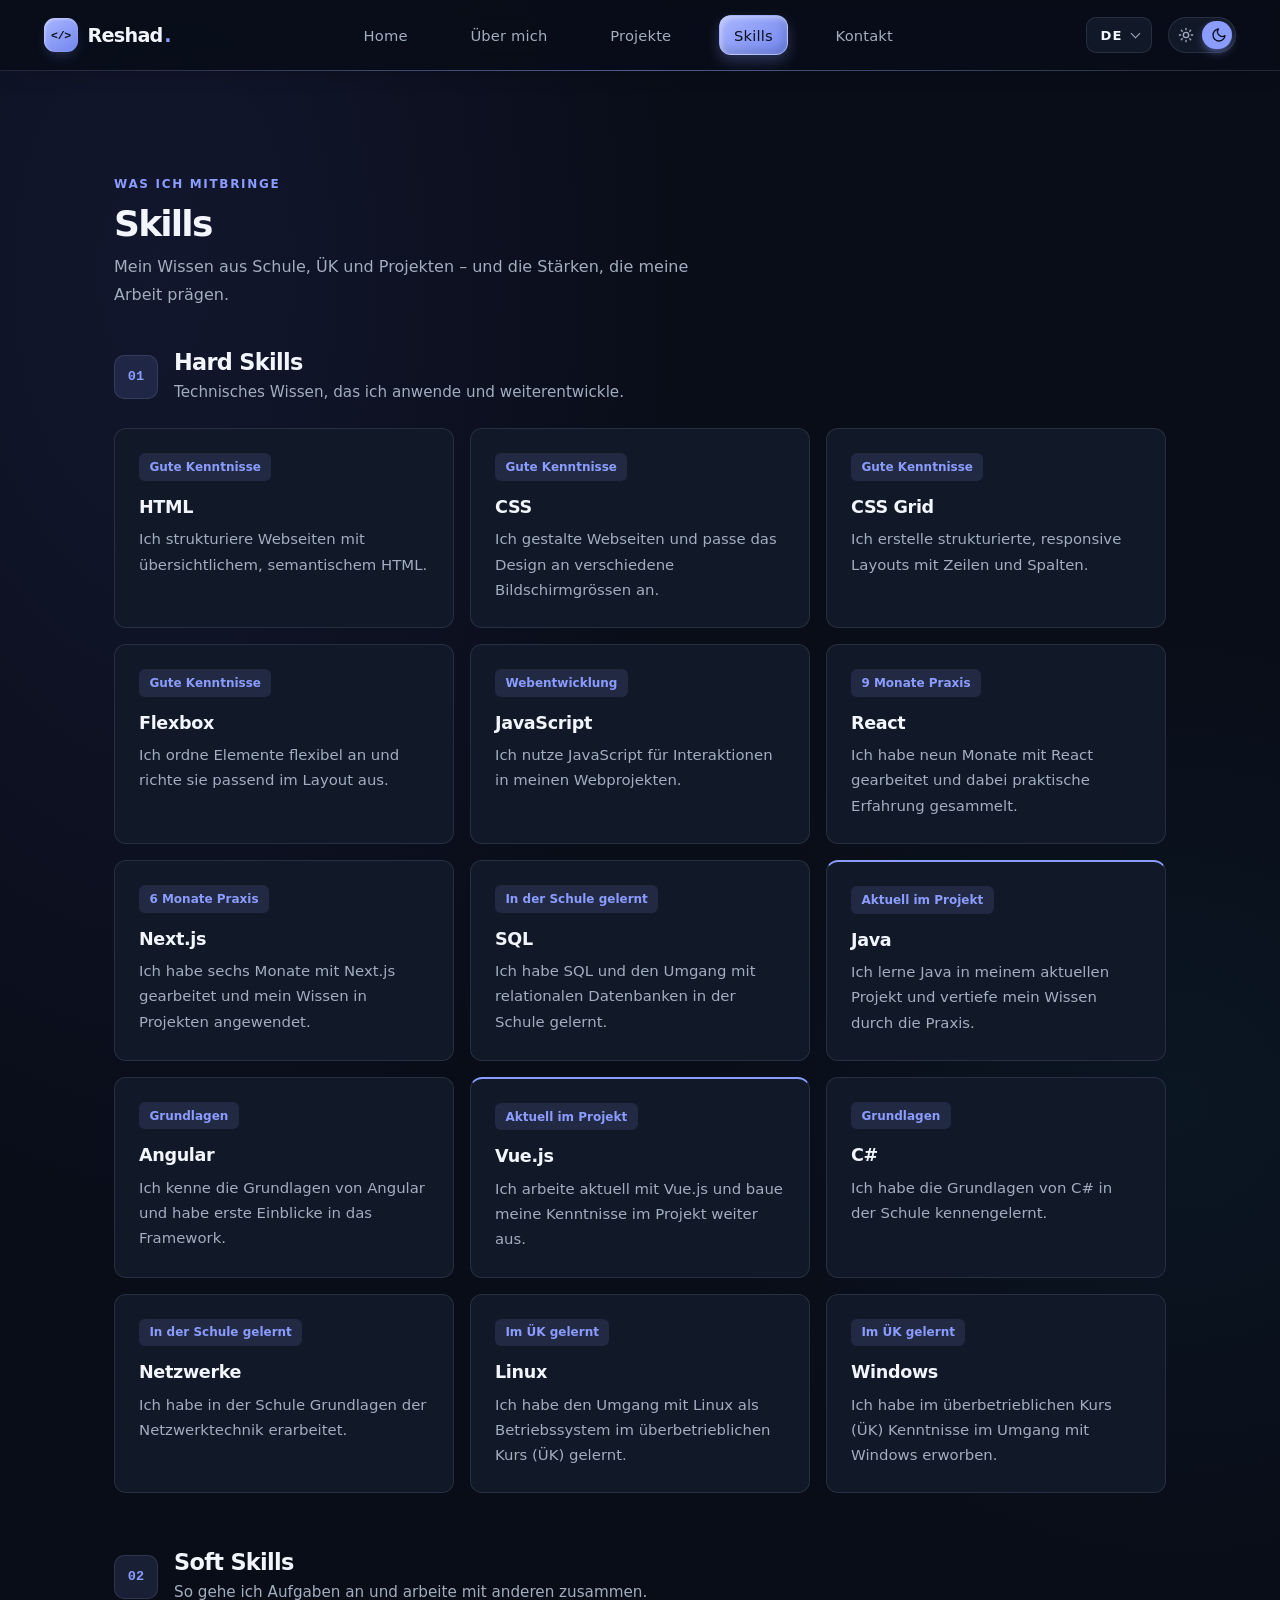
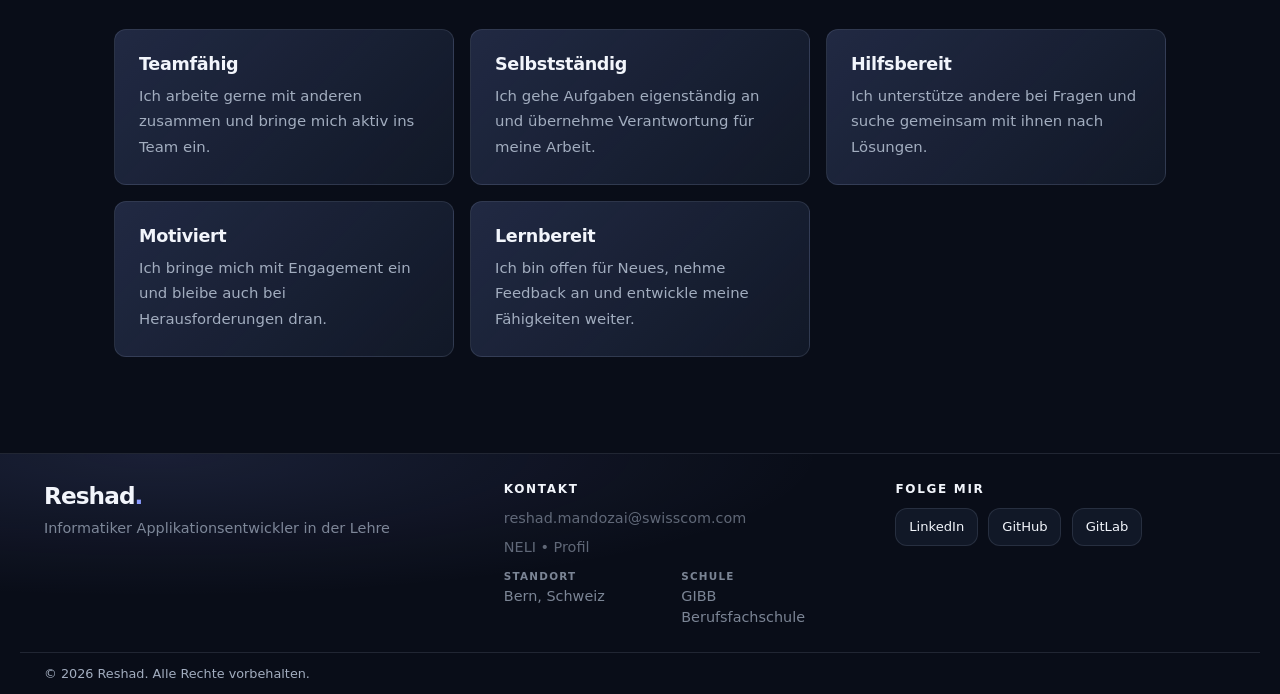
<file: skills/index.html>
<!doctype html>
<html lang="de">
	<head>
		<meta charset="UTF-8" />
		<meta name="viewport" content="width=device-width, initial-scale=1.0" />
		<title>Skills – Reshad</title>
		<script>document.documentElement.setAttribute('data-theme', localStorage.getItem('theme') || 'dark');</script>
		<link rel="stylesheet" href="../css/style.css" />
	</head>
	<body>
		<header>
			<nav class="navbar">
				<a href="../index.html" class="logo">Reshad</a>

				<ul class="nav-links" id="navLinks">
					<li><a href="../index.html" data-i18n="nav.home">Home</a></li>
					<li><a href="../about/index.html" data-i18n="nav.about">Über mich</a></li>
					<li><a href="../projects/index.html" data-i18n="nav.projects">Projekte</a></li>
					<li><a href="index.html" class="current" data-i18n="nav.skills">Skills</a></li>
					<li><a href="../contact/index.html" data-i18n="nav.contact">Kontakt</a></li>
				</ul>

				<div class="nav-actions">
					<select class="language-select" id="languageSelect" aria-label="Sprache auswählen">
						<option value="it">IT</option>
						<option value="en">EN</option>
						<option value="de">DE</option>
						<option value="fr">FR</option>
					</select>
					<button
						class="theme-toggle"
						id="themeToggle"
						aria-label="Farbmodus wechseln"
						data-i18n-aria-label="theme.toggle">
						<svg class="theme-icon icon-sun" viewBox="0 0 24 24" fill="none" stroke="currentColor" stroke-width="2" stroke-linecap="round" stroke-linejoin="round" aria-hidden="true" focusable="false"><circle cx="12" cy="12" r="4" /><path d="M12 2v2M12 20v2M4.93 4.93l1.41 1.41M17.66 17.66l1.41 1.41M2 12h2M20 12h2M6.34 17.66l-1.41 1.41M19.07 4.93l-1.41 1.41" /></svg>
						<svg class="theme-icon icon-moon" viewBox="0 0 24 24" fill="none" stroke="currentColor" stroke-width="2" stroke-linecap="round" stroke-linejoin="round" aria-hidden="true" focusable="false"><path d="M21 12.79A9 9 0 1 1 11.21 3 7 7 0 0 0 21 12.79z" /></svg>
						<span class="theme-thumb" aria-hidden="true"></span>
					</button>

					<button class="hamburger" id="hamburger" aria-label="Menü öffnen" data-i18n-aria-label="nav.openMenu">
						<span></span>
						<span></span>
						<span></span>
					</button>
				</div>
			</nav>
		</header>

		<main>
			<section id="skills" class="skills">
				<div class="skills-header">
					<p class="skills-eyebrow" data-i18n="skills.eyebrow">WAS ICH MITBRINGE</p>
					<h1 data-i18n="skills.title">Skills</h1>
					<p data-i18n="skills.intro">Mein Wissen aus Schule, ÜK und Projekten und die Stärken, die meine Arbeit prägen.</p>
				</div>

				<section class="skill-group" aria-labelledby="hard-skills-title">
					<div class="skill-group-header">
						<span class="skill-group-number" aria-hidden="true">01</span>
						<div>
							<h2 id="hard-skills-title">Hard Skills</h2>
							<p data-i18n="skills.hardIntro">Technisches Wissen, das ich anwende und weiterentwickle.</p>
						</div>
					</div>
					<div class="skills-grid">
						<article class="skill-card">
							<span class="skill-level" data-i18n="skills.good">Gute Kenntnisse</span>
							<h3>HTML</h3>
							<p data-i18n="skills.htmlDescription">Ich strukturiere Webseiten mit übersichtlichem, semantischem HTML.</p>
						</article>
						<article class="skill-card">
							<span class="skill-level" data-i18n="skills.good">Gute Kenntnisse</span>
							<h3>CSS</h3>
							<p data-i18n="skills.cssDescription">Ich gestalte Webseiten und passe das Design an verschiedene Bildschirmgrössen an.</p>
						</article>
						<article class="skill-card">
							<span class="skill-level" data-i18n="skills.good">Gute Kenntnisse</span>
							<h3>CSS Grid</h3>
							<p data-i18n="skills.gridDescription">Ich erstelle strukturierte, responsive Layouts mit Zeilen und Spalten.</p>
						</article>
						<article class="skill-card">
							<span class="skill-level" data-i18n="skills.good">Gute Kenntnisse</span>
							<h3>Flexbox</h3>
							<p data-i18n="skills.flexDescription">Ich ordne Elemente flexibel an und richte sie passend im Layout aus.</p>
						</article>
						<article class="skill-card">
							<span class="skill-level" data-i18n="skills.web">Webentwicklung</span>
							<h3>JavaScript</h3>
							<p data-i18n="skills.jsDescription">Ich nutze JavaScript für Interaktionen in meinen Webprojekten.</p>
						</article>
						<article class="skill-card">
							<span class="skill-level" data-i18n="skills.nineMonths">9 Monate Praxis</span>
							<h3>React</h3>
							<p data-i18n="skills.reactDescription">Ich habe neun Monate mit React gearbeitet und dabei praktische Erfahrung gesammelt.</p>
						</article>
						<article class="skill-card">
							<span class="skill-level" data-i18n="skills.sixMonths">6 Monate Praxis</span>
							<h3>Next.js</h3>
							<p data-i18n="skills.nextDescription">Ich habe sechs Monate mit Next.js gearbeitet und mein Wissen in Projekten angewendet.</p>
						</article>
						<article class="skill-card">
							<span class="skill-level" data-i18n="skills.school">In der Schule gelernt</span>
							<h3>SQL</h3>
							<p data-i18n="skills.sqlDescription">Ich habe SQL und den Umgang mit relationalen Datenbanken in der Schule gelernt.</p>
						</article>
						<article class="skill-card skill-card-learning">
							<span class="skill-level" data-i18n="skills.currentProject">Aktuell im Projekt</span>
							<h3>Java</h3>
							<p data-i18n="skills.javaDescription">Ich lerne Java in meinem aktuellen Projekt und vertiefe mein Wissen durch die Praxis.</p>
						</article>
						<article class="skill-card">
							<span class="skill-level" data-i18n="skills.basics">Grundlagen</span>
							<h3>Angular</h3>
							<p data-i18n="skills.angularDescription">Ich kenne die Grundlagen von Angular und habe erste Einblicke in das Framework.</p>
						</article>
						<article class="skill-card skill-card-learning">
							<span class="skill-level" data-i18n="skills.currentProject">Aktuell im Projekt</span>
							<h3>Vue.js</h3>
							<p data-i18n="skills.vueDescription">Ich arbeite aktuell mit Vue.js und baue meine Kenntnisse im Projekt weiter aus.</p>
						</article>
						<article class="skill-card">
							<span class="skill-level" data-i18n="skills.basics">Grundlagen</span>
							<h3>C#</h3>
							<p data-i18n="skills.csharpDescription">Ich habe die Grundlagen von C# in der Schule kennengelernt.</p>
						</article>
						<article class="skill-card">
							<span class="skill-level" data-i18n="skills.school">In der Schule gelernt</span>
							<h3 data-i18n="skills.network">Netzwerke</h3>
							<p data-i18n="skills.networkDescription">Ich habe in der Schule Grundlagen der Netzwerktechnik erarbeitet.</p>
						</article>
						<article class="skill-card">
							<span class="skill-level" data-i18n="skills.course">Im ÜK gelernt</span>
							<h3>Linux</h3>
							<p data-i18n="skills.linuxDescription">Ich habe den Umgang mit Linux als Betriebssystem im überbetrieblichen Kurs (ÜK) gelernt.</p>
						</article>
						<article class="skill-card">
							<span class="skill-level" data-i18n="skills.course">Im ÜK gelernt</span>
							<h3>Windows</h3>
							<p data-i18n="skills.windowsDescription">Ich habe im überbetrieblichen Kurs (ÜK) Kenntnisse im Umgang mit Windows erworben.</p>
						</article>
					</div>
				</section>

				<section class="skill-group" aria-labelledby="soft-skills-title">
					<div class="skill-group-header">
						<span class="skill-group-number" aria-hidden="true">02</span>
						<div>
							<h2 id="soft-skills-title">Soft Skills</h2>
							<p data-i18n="skills.softIntro">So gehe ich Aufgaben an und arbeite mit anderen zusammen.</p>
						</div>
					</div>
					<div class="skills-grid soft-skills-grid">
						<article class="skill-card">
							<h3 data-i18n="skills.team">Teamfähig</h3>
							<p data-i18n="skills.teamDescription">Ich arbeite gerne mit anderen zusammen und bringe mich aktiv ins Team ein.</p>
						</article>
						<article class="skill-card">
							<h3 data-i18n="skills.independent">Selbstständig</h3>
							<p data-i18n="skills.independentDescription">Ich gehe Aufgaben eigenständig an und übernehme Verantwortung für meine Arbeit.</p>
						</article>
						<article class="skill-card">
							<h3 data-i18n="skills.helpful">Hilfsbereit</h3>
							<p data-i18n="skills.helpfulDescription">Ich unterstütze andere bei Fragen und suche gemeinsam mit ihnen nach Lösungen.</p>
						</article>
						<article class="skill-card">
							<h3 data-i18n="skills.motivated">Motiviert</h3>
							<p data-i18n="skills.motivatedDescription">Ich bringe mich mit Engagement ein und bleibe auch bei Herausforderungen dran.</p>
						</article>
						<article class="skill-card">
							<h3 data-i18n="skills.learning">Lernbereit</h3>
							<p data-i18n="skills.learningDescription">Ich bin offen für Neues, nehme Feedback an und entwickle meine Fähigkeiten weiter.</p>
						</article>
					</div>
				</section>
			</section>
		</main>

		<footer class="footer">
			<div class="footer-inner">
				<div class="footer-col footer-brand">
					<a class="footer-logo" href="../index.html">Reshad</a>
					<p data-i18n="home.role">Informatiker Applikationsentwickler in der Lehre</p>
				</div>

				<div class="footer-col">
					<h4 data-i18n="footer.contact">Kontakt</h4>
					<ul>
						<li>
							<a href="mailto:reshad.mandozai@swisscom.com">reshad.mandozai@swisscom.com</a>
						</li>
						<li>
							<a
								href="https://neli.swisscom.com/profile/%5Bme%5D/detail?activeTab=info"
								target="_blank"
								rel="noopener">
								NELI • Profil
							</a>
						</li>
						<li class="footer-info">
							<span class="footer-label" data-i18n="footer.locationLabel">Standort</span>
							<span data-i18n="footer.cityValue">Bern, Schweiz</span>
						</li>
						<li class="footer-info">
							<span class="footer-label" data-i18n="footer.schoolLabel">Schule</span>
							<span>GIBB Berufsfachschule</span>
						</li>
					</ul>
				</div>

				<div class="footer-col">
					<h4 data-i18n="footer.follow">Folge mir</h4>
					<div class="footer-links">
						<a
							href="https://www.linkedin.com/in/reshad-mandozai-189538322/"
							target="_blank"
							rel="noopener">
							LinkedIn
						</a>
						<a
							href="https://github.com/reshadmandozai39-jpg"
							target="_blank"
							rel="noopener">
							GitHub
						</a>
						<a
							href="https://code.swisscom.com/Reshad.Mandozai"
							target="_blank"
							rel="noopener">
							GitLab
						</a>
					</div>
				</div>
			</div>

			<div class="footer-bottom">
				<p>&copy; <span id="year"></span> Reshad. <span data-i18n="footer.rights">Alle Rechte vorbehalten.</span></p>
			</div>
		</footer>

		<script src="../js/script.js"></script>
	</body>
</html>
</file>
<file: css/style.css>
/* Standard = Dark Mode */
:root {
	--bg: #0b1120;
	--surface: #111a2e;
	--nav-bg: rgba(11, 17, 32, 0.85);
	--text: #e2e8f0;
	--muted: #94a3b8;
	--accent: #38bdf8;
	--accent-soft: rgba(56, 189, 248, 0.12);
	--on-accent: #0b1120;
	--border: rgba(148, 163, 184, 0.15);
	--shadow: 0 10px 30px -12px rgba(0, 0, 0, 0.5);
	--nav-height: 70px;
}

[data-theme='light'] {
	--bg: #f4f6fb;
	--surface: #ffffff;
	--nav-bg: rgba(255, 255, 255, 0.85);
	--text: #0f172a;
	--muted: #475569;
	--accent: #2563eb;
	--accent-soft: rgba(37, 99, 235, 0.1);
	--on-accent: #ffffff;
	--border: rgba(15, 23, 42, 0.1);
	--shadow: 0 10px 30px -12px rgba(15, 23, 42, 0.15);
}

*:focus-visible {
	outline: 2px solid var(--accent);
	outline-offset: 3px;
}

* {
	margin: 0;
	padding: 0;
	box-sizing: border-box;
}

body {
	font-family: 'Segoe UI', system-ui, sans-serif;
	background: var(--bg);
	color: var(--text);
	min-height: 100vh;
	display: flex;
	flex-direction: column;
	transition:
		background 0.3s ease,
		color 0.3s ease;
}

header {
	position: sticky;
	top: 0;
	z-index: 1000;
	background: var(--nav-bg);
	backdrop-filter: blur(10px);
	box-shadow: 0 1px 0 var(--border);
	transition: background 0.3s ease;
}

.navbar {
	height: var(--nav-height);
	max-width: 1200px;
	margin: 0 auto;
	padding: 0 1.5rem;
	display: flex;
	align-items: center;
	justify-content: space-between;
}

.logo {
	font-size: 1.5rem;
	font-weight: 700;
	color: var(--text);
	text-decoration: none;
	letter-spacing: 0.5px;
}

.logo:hover {
	color: var(--accent);
}

.nav-links {
	display: flex;
	gap: 2rem;
	list-style: none;
}

.nav-links a {
	color: var(--text);
	text-decoration: none;
	font-weight: 500;
	position: relative;
	padding: 0.25rem 0;
	transition: color 0.2s ease;
}

.nav-links a::after {
	content: '';
	position: absolute;
	left: 0;
	bottom: -4px;
	width: 0;
	height: 2px;
	background: var(--accent);
	transition: width 0.25s ease;
}

.nav-links a:hover {
	color: var(--accent);
}

.nav-links a:hover::after {
	width: 100%;
}

/* Aktiver Nav-Link */
.nav-links a.current {
	color: var(--accent);
}

.nav-links a.current::after {
	width: 100%;
}

/* ===== Seiteneinblendung ===== */
main > section {
	animation: fadeIn 0.3s ease;
}

@keyframes fadeIn {
	from {
		opacity: 0;
		transform: translateY(8px);
	}
	to {
		opacity: 1;
		transform: translateY(0);
	}
}

.home {
	max-width: 900px;
	margin: 0 auto;
	padding: 6rem 1.5rem;
	text-align: center;
}

.home h1 {
	font-size: clamp(2rem, 6vw, 2.75rem);
	margin-bottom: 1rem;
}

.home .accent {
	color: var(--accent);
}

.home p {
	color: var(--text);
	opacity: 0.8;
	font-size: 1.15rem;
	margin-bottom: 2rem;
}

.btn-primary {
	display: inline-block;
	background: var(--accent);
	color: var(--on-accent);
	text-decoration: none;
	border-radius: 8px;
	padding: 0.8rem 2rem;
	font-weight: 600;
	transition:
		transform 0.2s ease,
		opacity 0.2s ease;
}

.btn-primary:hover {
	transform: translateY(-2px);
	opacity: 0.9;
}

/* ===== Über mich ===== */
.about {
	max-width: 800px;
	margin: 0 auto;
	padding: 5rem 1.5rem;
	text-align: center;
}

.about h2 {
	font-size: clamp(1.75rem, 5vw, 2.25rem);
	margin-bottom: 1rem;
}

.about p {
	color: var(--text);
	opacity: 0.8;
	line-height: 1.7;
}

.nav-actions {
	display: flex;
	align-items: center;
	gap: 1rem;
}

.language-select {
	padding: 0.45rem 0.55rem;
	border: 1px solid var(--border);
	border-radius: 8px;
	background: var(--surface);
	color: var(--text);
	font: inherit;
	cursor: pointer;
}

/* ===== Theme Toggle (Sonne / Mond) ===== */
.theme-toggle {
	position: relative;
	display: grid;
	grid-template-columns: 1fr 1fr;
	align-items: center;
	width: 68px;
	height: 36px;
	padding: 0;
	border: 1px solid var(--border);
	border-radius: 999px;
	background: var(--surface);
	cursor: pointer;
	transition: border-color 0.2s ease;
}

.theme-toggle:hover {
	border-color: var(--accent);
}

/* Markierung, die je nach Modus zwischen Sonne und Mond gleitet */
.theme-thumb {
	position: absolute;
	top: 3px;
	bottom: 3px;
	left: 50%;
	width: calc(50% - 3px);
	border-radius: 999px;
	background: var(--accent);
	box-shadow: 0 4px 12px -4px var(--accent);
	transition: left 0.3s ease;
}

[data-theme='light'] .theme-thumb {
	left: 3px;
}

.theme-icon {
	position: relative;
	z-index: 1;
	justify-self: center;
	width: 16px;
	height: 16px;
	color: var(--muted);
	transition: color 0.3s ease;
}

/* Dunkler Modus: Mond ist aktiv */
.theme-toggle .icon-moon {
	color: var(--on-accent);
}

/* Heller Modus: Sonne ist aktiv */
[data-theme='light'] .theme-toggle .icon-sun {
	color: var(--on-accent);
}

[data-theme='light'] .theme-toggle .icon-moon {
	color: var(--muted);
}

.hamburger {
	display: none;
	flex-direction: column;
	justify-content: space-between;
	width: 28px;
	height: 20px;
	background: none;
	border: none;
	cursor: pointer;
}

.hamburger span {
	display: block;
	height: 3px;
	width: 100%;
	background: var(--text);
	border-radius: 3px;
	transition: all 0.3s ease;
}

.hamburger.active span:nth-child(1) {
	transform: translateY(8.5px) rotate(45deg);
}

.hamburger.active span:nth-child(2) {
	opacity: 0;
}

.hamburger.active span:nth-child(3) {
	transform: translateY(-8.5px) rotate(-45deg);
}

@media (max-width: 768px) {
	.hamburger {
		display: flex;
	}

	.nav-links {
		position: fixed;
		top: calc(var(--nav-height) + 0.5rem);
		left: 1rem;
		right: 1rem;
		width: auto;
		height: auto;
		flex-direction: column;
		align-items: center;
		gap: 1.25rem;
		padding: 1.5rem;
		background: var(--nav-bg);
		backdrop-filter: blur(10px);
		border: 1px solid var(--border);
		border-radius: 12px;
		box-shadow: var(--shadow);
		opacity: 0;
		visibility: hidden;
		transform: translateY(-8px);
		transition:
			opacity 0.3s ease,
			transform 0.3s ease,
			visibility 0.3s;
	}

	.nav-links.open {
		opacity: 1;
		visibility: visible;
		transform: translateY(0);
	}
}
/* ===== Projekte ===== */
.projects {
	max-width: 1100px;
	margin: 0 auto;
	padding: 5rem 1.5rem 2rem;
}

.projects-header {
	text-align: center;
	margin-bottom: 3rem;
}

.projects-header h2 {
	font-size: clamp(1.75rem, 5vw, 2.25rem);
	margin-bottom: 0.5rem;
}

.projects-header p {
	color: var(--text);
	opacity: 0.75;
}

.projects-grid {
	display: grid;
	grid-template-columns: repeat(auto-fit, minmax(260px, 1fr));
	gap: 1.5rem;
}

.project-card {
	background: var(--surface);
	box-shadow: var(--shadow);
	border: 1px solid var(--border);
	border-radius: 12px;
	padding: 1.75rem;
	display: flex;
	flex-direction: column;
	gap: 0.75rem;
	transition:
		transform 0.2s ease,
		border-color 0.2s ease;
}

.project-card:hover {
	transform: translateY(-4px);
	border-color: var(--accent);
}

.project-tag {
	align-self: flex-start;
	font-size: 0.75rem;
	font-weight: 600;
	text-transform: uppercase;
	letter-spacing: 0.5px;
	color: var(--accent);
	background: var(--accent-soft);
	padding: 0.25rem 0.7rem;
	border-radius: 999px;
}

.project-card h3 {
	font-size: 1.35rem;
}

.project-card p {
	color: var(--text);
	opacity: 0.8;
	font-size: 0.95rem;
	line-height: 1.55;
	flex-grow: 1;
}

.project-tech {
	display: flex;
	flex-wrap: wrap;
	gap: 0.5rem;
	margin-top: 0.5rem;
}

.project-tech span {
	font-size: 0.8rem;
	border: 1px solid var(--border);
	border-radius: 6px;
	padding: 0.2rem 0.6rem;
	opacity: 0.85;
}

.skills {
	max-width: 1000px;
	margin: 0 auto;
	padding: 3rem 1.5rem;
}

.skills-header {
	text-align: center;
	margin-bottom: 2.5rem;
}

.skills-header h1 {
	font-size: clamp(1.75rem, 5vw, 2.25rem);
	margin-bottom: 0.5rem;
}

.skills-header p {
	color: var(--text);
	opacity: 0.75;
}

.skills-grid {
	display: grid;
	grid-template-columns: repeat(auto-fit, minmax(min(100%, 260px), 1fr));
	gap: 1rem;
}

.skill-group + .skill-group {
	margin-top: 3.5rem;
}

.skill-group-header {
	display: flex;
	align-items: center;
	gap: 1rem;
	margin-bottom: 1.5rem;
}

.skill-group-number {
	display: grid;
	place-items: center;
	flex-shrink: 0;
	width: 2.75rem;
	height: 2.75rem;
	border: 1px solid var(--border);
	border-radius: 10px;
	color: var(--accent);
	background: var(--accent-soft);
	font: 600 0.85rem ui-monospace, monospace;
}

.skill-group-header h2 {
	font-size: 1.4rem;
	letter-spacing: -0.03em;
}

.skill-group-header p {
	margin-top: 0.3rem;
	color: var(--muted);
	font-size: 0.95rem;
	line-height: 1.6;
}

.skill-card {
	min-width: 0;
	padding: 1.5rem;
	background: var(--surface);
	border: 1px solid var(--border);
	border-radius: 12px;
	transition:
		transform 0.2s ease,
		border-color 0.2s ease;
}

.skill-card:hover {
	transform: translateY(-3px);
	border-color: var(--accent);
}

.skill-level {
	display: inline-block;
	margin-bottom: 1rem;
	padding: 0.3rem 0.65rem;
	border-radius: 6px;
	background: var(--accent-soft);
	color: var(--accent);
	font-size: 0.75rem;
	font-weight: 600;
	line-height: 1.5;
}

.skill-card-learning {
	border-top: 2px solid var(--accent);
}

.skill-card h3 {
	font-size: 1.1rem;
	letter-spacing: -0.02em;
}

.skill-card p {
	margin-top: 0.65rem;
	color: var(--muted);
	font-size: 0.93rem;
	line-height: 1.7;
}

.soft-skills-grid .skill-card {
	background: linear-gradient(135deg, var(--accent-soft), transparent), var(--surface);
}

.contact {
	max-width: 1000px;
	margin: 0 auto;
	padding: 5rem 1.5rem;
}

.contact-header {
	text-align: center;
	margin-bottom: 3rem;
}

.contact-header h2 {
	font-size: clamp(1.75rem, 5vw, 2.25rem);
	margin-bottom: 0.5rem;
}

.contact-header p {
	color: var(--text);
	opacity: 0.75;
}

.contact-grid {
	display: grid;
	grid-template-columns: 1.2fr 1fr;
	gap: 2rem;
}

.contact-form {
	display: flex;
	flex-direction: column;
	gap: 1.25rem;
}

.form-group {
	display: flex;
	flex-direction: column;
	gap: 0.4rem;
}

.form-group label {
	font-weight: 500;
	font-size: 0.9rem;
}

.form-group input,
.form-group textarea {
	background: var(--surface);
	border: 1px solid var(--border);
	border-radius: 8px;
	padding: 0.75rem 1rem;
	color: var(--text);
	font-family: inherit;
	font-size: 1rem;
	transition: border-color 0.2s ease;
}

.form-group input:focus,
.form-group textarea:focus {
	outline: none;
	border-color: var(--accent);
}

.form-group textarea {
	resize: vertical;
}

.error-message {
	color: #f43f5e;
	font-size: 0.8rem;
	min-height: 1rem;
}

.btn-submit {
	align-self: flex-start;
	background: var(--accent);
	color: var(--on-accent);
	border: none;
	border-radius: 8px;
	padding: 0.8rem 2rem;
	font-size: 1rem;
	font-weight: 600;
	cursor: pointer;
	transition:
		transform 0.2s ease,
		opacity 0.2s ease;
}

.btn-submit:hover {
	transform: translateY(-2px);
	opacity: 0.9;
}

.form-status {
	font-size: 0.9rem;
	min-height: 1rem;
}

.form-status.success {
	color: #22c55e;
}

/* Kontakt-Infos */
.contact-info {
	background: var(--surface);
	box-shadow: var(--shadow);
	border: 1px solid var(--border);
	border-radius: 12px;
	padding: 2rem;
}

.contact-info h3 {
	margin-bottom: 1.5rem;
}

.info-item {
	display: flex;
	align-items: center;
	gap: 1rem;
	margin-bottom: 1.25rem;
	color: var(--text);
	text-decoration: none;
	transition: color 0.2s ease;
}

a.info-item:hover {
	color: var(--accent);
}

.info-icon {
	font-size: 1.5rem;
}

.contact-info h4 {
	margin: 2rem 0 1rem;
}

.social-links {
	display: flex;
	gap: 1rem;
}

.social-card {
	flex: 1;
	display: flex;
	flex-direction: column;
	align-items: center;
	gap: 0.4rem;
	padding: 1rem 0.5rem;
	border: 1px solid var(--border);
	border-radius: 10px;
	text-decoration: none;
	color: var(--text);
	transition:
		border-color 0.2s ease,
		transform 0.2s ease,
		color 0.2s ease;
}

.social-card span {
	font-size: 1.25rem;
	font-weight: 700;
}

.social-card small {
	font-size: 0.75rem;
	opacity: 0.8;
}

.social-card:hover {
	border-color: var(--accent);
	color: var(--accent);
	transform: translateY(-3px);
}

@media (max-width: 768px) {
	.contact-grid {
		grid-template-columns: 1fr;
	}
}

main {
	flex: 1;
}

.footer {
	background: var(--surface);
	border-top: 1px solid var(--border);
	margin-top: 2rem;
}

.footer-inner {
	max-width: 1100px;
	margin: 0 auto;
	padding: 3.5rem 1.5rem 2.5rem;
	display: grid;
	grid-template-columns: minmax(0, 1.2fr) minmax(0, 1fr) minmax(0, 1fr);
	gap: 2.5rem;
}

.footer-brand .footer-logo {
	font-size: 1.5rem;
	font-weight: 700;
	color: var(--text);
	text-decoration: none;
	letter-spacing: 0.5px;
}

.footer-brand .footer-logo:hover {
	color: var(--accent);
}

.footer-brand p {
	margin-top: 0.9rem;
	color: var(--text);
	opacity: 0.75;
	font-size: 0.9rem;
	line-height: 1.6;
	max-width: 320px;
}

.footer-col h4 {
	font-size: 0.95rem;
	margin-bottom: 1rem;
	letter-spacing: 0.5px;
}

.footer-col ul {
	list-style: none;
	display: flex;
	flex-direction: column;
	gap: 0.6rem;
}

.footer-col ul li,
.footer-col ul li a {
	color: var(--text);
	opacity: 0.75;
	text-decoration: none;
	font-size: 0.9rem;
	transition:
		color 0.2s ease,
		opacity 0.2s ease;
}

.footer-col ul li a:hover {
	color: var(--accent);
	opacity: 1;
}

.footer-links {
	display: flex;
	flex-wrap: wrap;
	gap: 0.6rem;
}

.footer-links a {
	padding: 0.45rem 1rem;
	border: 1px solid var(--border);
	border-radius: 999px;
	color: var(--text);
	text-decoration: none;
	font-size: 0.85rem;
	font-weight: 500;
	transition:
		border-color 0.2s ease,
		color 0.2s ease,
		transform 0.2s ease;
}

.footer-links a:hover {
	border-color: var(--accent);
	color: var(--accent);
	transform: translateY(-2px);
}

.footer-links a:focus-visible,
.footer-col ul li a:focus-visible {
	outline: 2px solid var(--accent);
	outline-offset: 3px;
}

.footer-info span:last-child {
	display: block;
}

.footer-label {
	display: block;
	margin-bottom: 0.15rem;
	color: var(--muted);
	font-size: 0.72rem;
	font-weight: 600;
	letter-spacing: 0.08em;
	text-transform: uppercase;
}

.footer-bottom {
	border-top: 1px solid var(--border);
	max-width: 1100px;
	margin: 0 auto;
	padding: 1.5rem;
	display: flex;
	justify-content: center;
	align-items: center;
	flex-wrap: wrap;
	gap: 0.5rem;
	font-size: 0.85rem;
	text-align: center;
	opacity: 0.7;
}

.footer-bottom .heart {
	color: #f43f5e;
	font-style: normal;
}

@media (max-width: 768px) {
	.footer-inner {
		grid-template-columns: 1fr 1fr;
		gap: 2rem;
	}

	.footer-brand {
		grid-column: 1 / -1;
	}

	.footer-bottom {
		flex-direction: column;
		text-align: center;
	}
}

@media (max-width: 480px) {
	.footer-inner {
		grid-template-columns: 1fr;
	}
}

/* ===== Responsive Feinschliff ===== */

/* Tablet */
@media (max-width: 1024px) {
	.contact-grid {
		grid-template-columns: 1fr;
		gap: 2.5rem;
	}
}

/* Handy quer / kleine Tablets */
@media (max-width: 768px) {
	.navbar {
		padding: 0 1rem;
	}

	.home {
		padding: 4rem 1.25rem;
	}

	.about,
	.contact {
		padding: 3.5rem 1.25rem;
	}

	.projects {
		padding: 3.5rem 1.25rem 1.5rem;
	}

	.skills {
		padding: 2.5rem 1.25rem;
	}

	.projects-header,
	.skills-header,
	.contact-header {
		margin-bottom: 2rem;
	}

	.projects-grid {
		grid-template-columns: 1fr;
		gap: 1.25rem;
	}

	.contact-info {
		padding: 1.5rem;
	}
}

/* Handys */
@media (max-width: 480px) {
	.home {
		padding: 3rem 1rem;
	}

	.home p {
		font-size: 1.05rem;
	}

	.about,
	.contact {
		padding: 3rem 1rem;
	}

	.projects {
		padding: 3rem 1rem 1rem;
	}

	.skills {
		padding: 2rem 1rem;
	}

	.btn-primary,
	.btn-submit {
		display: block;
		width: 100%;
		text-align: center;
	}

	.nav-links {
		width: 80%;
	}

	.social-links {
		flex-wrap: wrap;
	}

	.social-card {
		min-width: 80px;
	}

	.project-card {
		padding: 1.5rem;
	}
}

/* Sehr kleine Handys */
@media (max-width: 360px) {
	.logo {
		font-size: 1.3rem;
	}

	.nav-links {
		width: 100%;
		max-width: none;
	}
}

/* ===== Portfolio refresh ===== */
:root {
	--bg: #090d18;
	--surface: #111827;
	--nav-bg: rgba(9, 13, 24, 0.88);
	--text: #f2f5fb;
	--muted: #a2adbf;
	--accent: #8b9cff;
	--accent-soft: rgba(139, 156, 255, 0.13);
	--on-accent: #0b1020;
	--nav-pill-top: #a9b6ff;
	--nav-pill-bottom: #7286ee;
	--nav-pill-text: #0b1020;
	--nav-pill-glow: rgba(139, 156, 255, 0.28);
	--border: rgba(167, 180, 205, 0.15);
	--shadow: 0 24px 60px -34px rgba(0, 0, 0, 0.85);
	color-scheme: dark;
	scroll-behavior: smooth;
}

[data-theme='light'] {
	--bg: #f6f7fb;
	--surface: #ffffff;
	--nav-bg: rgba(246, 247, 251, 0.9);
	--text: #111827;
	--muted: #5b6576;
	--accent: #4f63d9;
	--accent-soft: rgba(79, 99, 217, 0.1);
	--on-accent: #ffffff;
	--nav-pill-top: #6e83ec;
	--nav-pill-bottom: #3f53c8;
	--nav-pill-text: #ffffff;
	--nav-pill-glow: rgba(79, 99, 217, 0.3);
	--border: rgba(17, 24, 39, 0.1);
	--shadow: 0 24px 60px -34px rgba(28, 38, 71, 0.24);
	color-scheme: light;
}

body {
	overflow-x: clip;
	background-image:
		radial-gradient(ellipse at 12% 12%, rgba(91, 108, 235, 0.1), transparent 34rem),
		radial-gradient(ellipse at 92% 48%, rgba(32, 171, 197, 0.06), transparent 30rem);
}

header {
	border-bottom: 1px solid var(--border);
	box-shadow: 0 12px 28px -22px rgba(0, 0, 0, 0.6);
}

/* Feine Akzentlinie unter der Navbar */
header::after {
	content: '';
	position: absolute;
	left: 0;
	right: 0;
	bottom: -1px;
	height: 1px;
	background: linear-gradient(90deg, transparent, var(--accent), transparent);
	opacity: 0.45;
	pointer-events: none;
}

.navbar {
	max-width: 1240px;
}

.logo {
	display: inline-flex;
	align-items: center;
	gap: 0.6rem;
	font-size: 1.2rem;
	letter-spacing: -0.04em;
}

.logo::before {
	content: '</>';
	display: inline-grid;
	place-items: center;
	width: 34px;
	height: 34px;
	border-radius: 11px;
	background: linear-gradient(145deg, var(--nav-pill-top) 0%, var(--nav-pill-bottom) 100%);
	box-shadow:
		inset 1px 1px 3px rgba(255, 255, 255, 0.45),
		0 6px 14px -4px var(--nav-pill-glow);
	color: var(--nav-pill-text);
	font-family: Consolas, 'Courier New', monospace;
	font-size: 0.72rem;
	font-weight: 700;
	letter-spacing: -0.02em;
}

.logo::after {
	content: '.';
	margin-left: -0.5rem;
	color: var(--accent);
}

.nav-links {
	gap: clamp(1rem, 2.6vw, 2rem);
}

.nav-links a {
	display: inline-flex;
	align-items: center;
	min-height: 40px;
	border: 1px solid transparent;
	border-radius: 12px;
	padding: 0.5rem 0.9rem;
	font-size: 0.92rem;
	font-weight: 500;
	letter-spacing: 0.01em;
	color: var(--muted);
	transition:
		color 0.2s ease,
		background 0.2s ease,
		border-color 0.2s ease,
		box-shadow 0.2s ease;
}

.nav-links a::after {
	display: none;
}

/* Dezenter Hover-Zustand */
.nav-links a:hover {
	border-color: var(--border);
	background: var(--accent-soft);
	color: var(--text);
}

/* Aktiver Link: glänzende Pille in der Akzentfarbe der Website */
.nav-links a.current,
.nav-links a.current:hover {
	border-color: rgba(255, 255, 255, 0.25);
	background: linear-gradient(145deg, var(--nav-pill-top) 0%, var(--nav-pill-bottom) 100%);
	box-shadow:
		inset 2px 2px 5px rgba(255, 255, 255, 0.4),
		inset -3px -4px 8px rgba(0, 0, 0, 0.14),
		0 6px 14px var(--nav-pill-glow);
	color: var(--nav-pill-text);
}

.language-select {
	border-color: var(--border);
	background: var(--surface);
}

/* ===== Sprach-Dropdown ===== */
.lang-dropdown {
	position: relative;
}

.lang-trigger {
	display: inline-flex;
	align-items: center;
	gap: 0.6rem;
	height: 36px;
	padding: 0 0.75rem 0 0.85rem;
	border: 1px solid var(--border);
	border-radius: 10px;
	background: var(--surface);
	color: var(--text);
	font: inherit;
	font-size: 0.82rem;
	font-weight: 700;
	letter-spacing: 0.08em;
	cursor: pointer;
	transition:
		border-color 0.2s ease,
		box-shadow 0.2s ease;
}

.lang-trigger::after {
	content: '';
	width: 6px;
	height: 6px;
	margin-top: -3px;
	border-right: 1.5px solid var(--muted);
	border-bottom: 1.5px solid var(--muted);
	transform: rotate(45deg);
	transition:
		transform 0.2s ease,
		margin 0.2s ease;
}

.lang-trigger:hover,
.lang-trigger[aria-expanded='true'] {
	border-color: color-mix(in srgb, var(--accent) 55%, var(--border));
}

.lang-trigger[aria-expanded='true']::after {
	margin-top: 3px;
	transform: rotate(-135deg);
}

.lang-trigger:focus-visible,
.lang-menu li:focus-visible {
	outline: 2px solid var(--accent);
	outline-offset: 2px;
}

.lang-menu {
	position: absolute;
	top: calc(100% + 0.5rem);
	left: 50%;
	transform: translateX(-50%);
	z-index: 60;
	display: flex;
	flex-direction: column;
	gap: 4px;
	min-width: 280px;
	margin: 0;
	padding: 0.5rem;
	list-style: none;
	border: 1px solid var(--border);
	border-radius: 16px;
	background: var(--surface);
	box-shadow: var(--shadow);
}

.lang-menu[hidden] {
	display: none;
}

@media (max-width: 480px) {
	.lang-menu {
		min-width: 260px;
	}
}

@media (max-width: 768px) {
	.lang-dropdown {
		position: static;
	}

	.lang-menu {
		top: calc(100% + 0.75rem);
		left: calc(1rem + 34px + 0.6rem);
		right: auto;
		transform: none;
	}
}

.lang-menu li {
	display: flex;
	align-items: center;
	justify-content: space-between;
	gap: 1.5rem;
	padding: 0.8rem 1rem;
	border-radius: 10px;
	color: var(--muted);
	font-size: 1rem;
	cursor: pointer;
}

.lang-menu li:hover,
.lang-menu li:focus-visible {
	background: var(--accent-soft);
	color: var(--text);
}

.lang-menu li[aria-selected='true'] {
	color: var(--accent);
	font-weight: 700;
	box-shadow: inset 0 0 0 2px var(--accent);
}

.lang-code {
	font-size: 0.8rem;
	font-weight: 700;
	letter-spacing: 0.1em;
	opacity: 0.9;
}

.home {
	max-width: 1240px;
	padding: clamp(4rem, 9vw, 8rem) 1.5rem 5rem;
	text-align: left;
}

.hero-shell {
	position: relative;
}

.home-copy {
	position: relative;
	z-index: 1;
}

.eyebrow {
	display: flex;
	align-items: center;
	gap: 0.65rem;
	color: var(--muted);
	font-size: 0.72rem;
	font-weight: 700;
	letter-spacing: 0.14em;
	line-height: 1.5;
}

.home h1 {
	margin: 1.3rem 0 0.5rem;
	font-size: clamp(3.5rem, 8vw, 6rem);
	font-weight: 720;
	letter-spacing: -0.075em;
	line-height: 0.98;
}

.home .accent {
	color: var(--text);
}

.name-period {
	color: var(--accent);
}

.home-copy h2 {
	margin-top: 1.35rem;
	color: var(--accent);
	font-size: clamp(1.1rem, 2.2vw, 1.5rem);
	font-weight: 600;
	letter-spacing: -0.025em;
}

.home .home-description {
	max-width: 580px;
	margin: 1.2rem 0 0;
	color: var(--muted);
	font-size: clamp(1rem, 1.5vw, 1.13rem);
	line-height: 1.85;
	opacity: 1;
}

.hero-actions {
	display: flex;
	align-items: center;
	flex-wrap: wrap;
	gap: 1rem;
	margin-top: 2rem;
}

.btn-primary,
.btn-secondary {
	display: inline-flex;
	min-height: 48px;
	align-items: center;
	justify-content: center;
	gap: 0.65rem;
	border: 1px solid transparent;
	border-radius: 8px;
	padding: 0.8rem 1.15rem;
	font-size: 0.92rem;
	font-weight: 650;
	text-decoration: none;
	transition:
		transform 0.2s ease,
		background 0.2s ease,
		border-color 0.2s ease;
}

.btn-primary {
	background: var(--accent);
	color: var(--on-accent);
}

.btn-primary:hover,
.btn-secondary:hover {
	transform: translateY(-2px);
}

.btn-secondary {
	border-color: var(--border);
	background: transparent;
	color: var(--text);
}

.btn-secondary:hover {
	border-color: var(--accent);
}

.home-projects {
	margin-top: clamp(3.5rem, 7vw, 5rem);
	border-top: 1px solid var(--border);
	padding-top: 2.4rem;
}

.section-heading {
	display: flex;
	align-items: end;
	justify-content: space-between;
	gap: 1rem;
	margin-bottom: 1.5rem;
}

.section-heading .eyebrow {
	margin-bottom: 0.7rem;
	color: var(--accent);
}

.section-heading h2 {
	font-size: clamp(1.6rem, 3vw, 2.2rem);
	letter-spacing: -0.05em;
}

.text-link {
	display: inline-flex;
	align-items: center;
	gap: 0.5rem;
	padding-bottom: 0.3rem;
	color: var(--muted);
	font-size: 0.9rem;
	font-weight: 600;
	text-decoration: none;
	white-space: nowrap;
}

.text-link:hover {
	color: var(--accent);
}

.home-project-grid {
	display: grid;
	grid-template-columns: repeat(3, 1fr);
	gap: 1rem;
}

.home-project-card {
	position: relative;
	display: flex;
	min-height: 150px;
	flex-direction: column;
	align-items: flex-start;
	justify-content: flex-end;
	gap: 0.4rem;
	overflow: hidden;
	border: 1px solid var(--border);
	border-radius: 12px;
	padding: 1.5rem 1.6rem 1.4rem;
	background: color-mix(in srgb, var(--surface) 72%, transparent);
	color: var(--text);
	text-decoration: none;
	transition:
		transform 0.25s ease,
		border-color 0.25s ease,
		background 0.25s ease;
}

.home-project-card::before {
	content: "";
	position: absolute;
	top: 0;
	left: 0;
	width: 100%;
	height: 2px;
	background: var(--accent);
	transform: scaleX(0);
	transform-origin: left;
	transition: transform 0.35s ease;
}

.home-project-card:hover {
	transform: translateY(-3px);
	border-color: var(--accent);
	background: var(--surface);
}

.home-project-card:hover::before {
	transform: scaleX(1);
}

.home-project-number,
.home-project-type {
	color: var(--muted);
	font-size: 0.75rem;
}

.home-project-number {
	position: absolute;
	top: 1.4rem;
	left: 1.6rem;
	color: var(--accent);
	font-weight: 700;
	letter-spacing: 0.06em;
}

.home-project-name {
	font-size: 1.3rem;
	font-weight: 700;
	letter-spacing: -0.03em;
}

.home-project-arrow {
	position: absolute;
	top: 1.3rem;
	right: 1.5rem;
	color: var(--muted);
	font-size: 1.1rem;
	transition:
		transform 0.25s ease,
		color 0.25s ease;
}

.home-project-card:hover .home-project-arrow {
	color: var(--accent);
	transform: translate(3px, -3px);
}

.home-about {
	margin-top: clamp(3.5rem, 7vw, 5rem);
	border-top: 1px solid var(--border);
	padding-top: 2.4rem;
}

.home-about-box {
	margin-bottom: 1rem;
	border: 1px solid var(--border);
	border-radius: 12px;
	padding: clamp(1.4rem, 3vw, 2rem);
	background: color-mix(in srgb, var(--surface) 72%, transparent);
}

.home-about-box p {
	max-width: 62ch;
	color: var(--muted);
	font-size: clamp(1rem, 1.6vw, 1.1rem);
	line-height: 1.7;
}

.home-skill-grid {
	display: grid;
	grid-template-columns: repeat(3, 1fr);
	gap: 1rem;
}

.home-skill-card {
	display: flex;
	flex-direction: column;
	gap: 0.5rem;
	border: 1px solid var(--border);
	border-radius: 12px;
	padding: 1.5rem 1.6rem;
	background: color-mix(in srgb, var(--surface) 72%, transparent);
	transition:
		transform 0.25s ease,
		border-color 0.25s ease;
}

.home-skill-card:hover {
	transform: translateY(-3px);
	border-color: var(--accent);
}

.home-skill-number {
	color: var(--accent);
	font-size: 0.75rem;
	font-weight: 700;
	letter-spacing: 0.06em;
}

.home-skill-card h3 {
	font-size: 1.2rem;
	font-weight: 700;
	letter-spacing: -0.03em;
}

.home-skill-card p {
	color: var(--muted);
	font-size: 0.95rem;
	line-height: 1.6;
}

.about,
.projects,
.skills,
.contact {
	max-width: 1100px;
	padding-top: clamp(4rem, 8vw, 6rem);
	padding-bottom: clamp(4rem, 8vw, 6rem);
}

.about-inner {
	max-width: 100%;
	margin: 0 auto;
	border: 1px solid var(--border);
	border-radius: 14px;
	padding: clamp(2rem, 6vw, 4rem);
	background: var(--surface);
	text-align: left;
	box-shadow: var(--shadow);
}

.about-header {
	max-width: 820px;
}

.about .about-kicker {
	color: var(--accent);
	font-size: 0.78rem;
	font-weight: 700;
	letter-spacing: 0.12em;
}

.about .about-lead {
	font-size: clamp(1.08rem, 2vw, 1.22rem);
}

.about-section {
	margin-top: 3rem;
	padding-top: 3rem;
	border-top: 1px solid var(--border);
}

.about-section-heading {
	display: flex;
	align-items: flex-start;
	gap: 1rem;
	margin-bottom: 1.25rem;
}

.about-section-heading > div {
	min-width: 0;
}

.about-section-heading h3 {
	font-size: 1.35rem;
	letter-spacing: -0.03em;
}

.about-section-heading p {
	margin-top: 0.5rem;
}

@media (max-width: 600px) {
	.about-section-heading {
		flex-direction: column;
		gap: 0.75rem;
	}
}

.about-skills-grid {
	display: grid;
	grid-template-columns: repeat(auto-fit, minmax(min(100%, 220px), 1fr));
	gap: 1rem;
}

.about-skills-grid .skill-card {
	height: 100%;
}

.about-skills-grid .skill-card h4 {
	font-size: 1.05rem;
	letter-spacing: -0.02em;
}

.about-skills-grid .skill-card p {
	font-size: 0.93rem;
}

.about h2,
.projects-header h2,
.skills-header h1,
.contact-header h2 {
	letter-spacing: -0.05em;
}

.about p {
	margin-top: 1rem;
	color: var(--muted);
	opacity: 1;
	font-size: 1.05rem;
	line-height: 1.85;
}

.projects-header,
.skills-header,
.contact-header {
	margin-bottom: 2.5rem;
	text-align: left;
}

.projects-header p,
.skills-header p,
.contact-header p {
	margin-top: 0.6rem;
	color: var(--muted);
	opacity: 1;
}

.project-card,
.contact-info {
	border-radius: 12px;
	background: color-mix(in srgb, var(--surface) 90%, transparent);
	box-shadow: var(--shadow);
}

.project-card {
	padding: 1.6rem;
}

.project-card p {
	color: var(--muted);
	opacity: 1;
}

.skills-header .skills-eyebrow {
	margin-bottom: 0.75rem;
	color: var(--accent);
	font-size: 0.75rem;
	font-weight: 600;
	letter-spacing: 0.14em;
}

.skills-header > p:last-child {
	max-width: 580px;
	line-height: 1.75;
}

.contact-info {
	border-radius: 12px;
}

.form-group input,
.form-group textarea {
	border-radius: 8px;
}

.footer {
	margin-top: auto;
	background: transparent;
}

.footer-inner,
.footer-bottom {
	max-width: 1240px;
}

.footer-inner {
	padding-top: 2.5rem;
}

.footer-col ul li,
.footer-col ul li a {
	color: var(--muted);
}

@media (max-width: 700px) {
	.home {
		padding-top: 4.5rem;
	}

	.home h1 {
		font-size: clamp(3.6rem, 16vw, 5.6rem);
	}

	.home-projects {
		margin-top: 3.5rem;
	}

	.home-project-grid,
	.home-skill-grid {
		grid-template-columns: 1fr;
	}

	.home-project-card {
		min-height: 130px;
	}

	.projects-header,
	.skills-header,
	.contact-header {
		text-align: left;
	}

	.nav-links {
		background: var(--surface);
	}
}

@media (max-width: 768px) {
	.nav-links {
		display: none;
		transform: none;
	}

	.nav-links.open {
		display: flex;
	}
}

@media (max-width: 480px) {
	.home {
		padding-right: 1rem;
		padding-left: 1rem;
	}

	.hero-actions {
		align-items: stretch;
		flex-direction: column;
	}

	.hero-actions a {
		width: 100%;
	}

	.section-heading {
		align-items: flex-start;
		flex-direction: column;
	}

	.btn-primary,
	.btn-submit {
		display: inline-flex;
	}
}

/* ===== Contact page ===== */
.contact {
	position: relative;
	isolation: isolate;
	width: min(100%, 1180px);
}

.contact::before {
	position: absolute;
	z-index: -1;
	top: 2rem;
	right: 0;
	width: 18rem;
	height: 18rem;
	border-radius: 50%;
	background: radial-gradient(circle, var(--accent-soft), transparent 70%);
	content: '';
	pointer-events: none;
}

.contact-header {
	max-width: 720px;
	margin-bottom: clamp(2rem, 4vw, 3rem);
}

.contact-header::before {
	display: block;
	width: 2.5rem;
	height: 3px;
	margin-bottom: 1rem;
	border-radius: 999px;
	background: linear-gradient(90deg, var(--accent), transparent);
	content: '';
}

.contact-header h2 {
	margin-bottom: 0;
	font-size: clamp(2.5rem, 6vw, 4.25rem);
	line-height: 1.05;
}

.contact-header p {
	max-width: 580px;
	margin-top: 1rem;
	font-size: 1.05rem;
	line-height: 1.75;
}

.contact-grid {
	grid-template-columns: minmax(0, 1.45fr) minmax(260px, 0.8fr);
	align-items: stretch;
	gap: 1.25rem;
}

.contact-form {
	gap: 1.15rem;
	border: 1px solid var(--border);
	border-top-color: color-mix(in srgb, var(--accent) 45%, var(--border));
	border-radius: 16px;
	padding: clamp(1.25rem, 3.5vw, 2.25rem);
	background: linear-gradient(
		145deg,
		color-mix(in srgb, var(--surface) 96%, var(--accent-soft)),
		color-mix(in srgb, var(--surface) 88%, transparent)
	);
	box-shadow: var(--shadow);
}

.form-group {
	gap: 0.55rem;
}

.form-group label {
	color: var(--text);
	font-size: 0.88rem;
	font-weight: 650;
}

.form-group input,
.form-group textarea {
	width: 100%;
	border-radius: 10px;
	padding: 0.9rem 1rem;
	background: color-mix(in srgb, var(--bg) 44%, var(--surface));
	line-height: 1.5;
}

.form-group input {
	min-height: 52px;
}

.form-group textarea {
	min-height: 160px;
	resize: vertical;
}

.form-group input::placeholder,
.form-group textarea::placeholder {
	color: var(--muted);
	opacity: 0.7;
}

.form-group input:focus,
.form-group textarea:focus {
	border-color: var(--accent);
	box-shadow: 0 0 0 3px var(--accent-soft);
}

.error-message {
	min-height: 0;
}

.btn-submit {
	display: inline-flex;
	min-height: 52px;
	align-items: center;
	justify-content: center;
	align-self: stretch;
	border-radius: 10px;
	background: linear-gradient(135deg, var(--nav-pill-top), var(--nav-pill-bottom));
	box-shadow: 0 12px 24px -14px var(--nav-pill-glow);
	color: var(--nav-pill-text);
}

.btn-submit:hover {
	box-shadow: 0 16px 28px -14px var(--nav-pill-glow);
	opacity: 1;
}

.form-status {
	min-height: 1.25rem;
	color: var(--muted);
	line-height: 1.5;
}

.contact-info {
	position: relative;
	display: flex;
	flex-direction: column;
	justify-content: center;
	overflow: hidden;
	border: 1px solid color-mix(in srgb, var(--accent) 26%, var(--border));
	border-radius: 16px;
	padding: clamp(1.5rem, 3.5vw, 2.25rem);
	background:
		radial-gradient(ellipse at 100% 0%, var(--accent-soft), transparent 55%),
		color-mix(in srgb, var(--surface) 92%, transparent);
}

.contact-info::after {
	position: absolute;
	top: -5rem;
	right: -5rem;
	width: 12rem;
	height: 12rem;
	border: 1px solid color-mix(in srgb, var(--accent) 20%, transparent);
	border-radius: 50%;
	box-shadow:
		0 0 0 1.5rem color-mix(in srgb, var(--accent) 5%, transparent),
		0 0 0 3rem color-mix(in srgb, var(--accent) 3%, transparent);
	content: '';
	pointer-events: none;
}

.contact-info > * {
	position: relative;
	z-index: 1;
}

.contact-info h3 {
	margin-bottom: 1.5rem;
	font-size: clamp(1.35rem, 2.5vw, 1.7rem);
	letter-spacing: -0.04em;
}

.info-item {
	min-width: 0;
	gap: 0.9rem;
	margin-bottom: 0;
	border: 1px solid var(--border);
	border-radius: 12px;
	padding: 1rem;
	background: color-mix(in srgb, var(--surface) 78%, transparent);
	font-size: 0.88rem;
	line-height: 1.65;
	overflow-wrap: anywhere;
}

.info-item > span:last-child {
	min-width: 0;
}

.info-item strong {
	display: inline-block;
	margin-bottom: 0.2rem;
	color: var(--accent);
	font-size: 0.85rem;
}

.info-icon {
	display: grid;
	width: 42px;
	height: 42px;
	flex: 0 0 42px;
	place-items: center;
	border: 1px solid color-mix(in srgb, var(--accent) 28%, var(--border));
	border-radius: 12px;
	background: var(--accent-soft);
	color: var(--accent);
	font-size: 1.2rem;
	font-weight: 700;
}

.info-text {
	margin: 0.25rem 0 0;
	color: var(--muted);
	font-size: 0.95rem;
	line-height: 1.7;
}

.contact-info h4 {
	margin: auto 0 1rem;
	padding-top: 2.5rem;
	font-size: 0.9rem;
	letter-spacing: 0.02em;
}

.social-links {
	display: grid;
	grid-template-columns: repeat(3, minmax(0, 1fr));
	gap: 0.65rem;
}

.social-card {
	min-width: 0;
	gap: 0.7rem;
	border-radius: 12px;
	padding: 0.85rem 0.4rem;
	background: color-mix(in srgb, var(--surface) 72%, transparent);
}

.social-mark {
	display: grid;
	width: 34px;
	height: 34px;
	place-items: center;
	border: 1px solid var(--border);
	border-radius: 10px;
	background: var(--accent-soft);
	color: var(--accent);
	font-size: 0.85rem;
	font-weight: 750;
}

.social-card small {
	font-size: 0.72rem;
	font-weight: 600;
}

.social-card:hover {
	background: var(--accent-soft);
	transform: translateY(-3px);
}

@media (max-width: 1024px) {
	.contact-grid {
		grid-template-columns: 1fr;
	}

	.contact-info {
		min-height: 320px;
	}

	.contact-info h4 {
		margin-top: 2rem;
		padding-top: 0;
	}
}

@media (max-width: 480px) {
	.contact-header h2 {
		font-size: clamp(2.4rem, 13vw, 3.25rem);
	}

	.contact-form,
	.contact-info {
		border-radius: 14px;
	}

	.social-links {
		gap: 0.45rem;
	}

	.social-card {
		padding-right: 0.2rem;
		padding-left: 0.2rem;
	}
}

@media (prefers-reduced-motion: reduce) {
	*,
	*::before,
	*::after {
		scroll-behavior: auto !important;
		animation-duration: 0.01ms !important;
		animation-iteration-count: 1 !important;
		transition-duration: 0.01ms !important;
	}
}

/* ===== Footer polish ===== */
.footer {
	position: relative;
	isolation: isolate;
	overflow: hidden;
	border-top: 1px solid var(--border);
	background:
		radial-gradient(ellipse at 12% 0, var(--accent-soft), transparent 42%),
		var(--bg);
}

.footer-inner {
	grid-template-columns: minmax(0, 1.2fr) minmax(0, 1fr) minmax(0, 1fr);
	gap: clamp(1.5rem, 4vw, 3.5rem);
	padding: 1.75rem 1.5rem 1.5rem;
}

.footer-brand .footer-logo {
	display: inline-block;
	font-size: 1.45rem;
	letter-spacing: -0.04em;
}

.footer-brand .footer-logo::after {
	content: '.';
	color: var(--accent);
}

.footer-brand p {
	max-width: 28rem;
	margin-top: 0.5rem;
	color: var(--muted);
	line-height: 1.6;
}

.footer-col h4 {
	margin-bottom: 0.75rem;
	color: var(--text);
	font-size: 0.75rem;
	font-weight: 700;
	letter-spacing: 0.14em;
	text-transform: uppercase;
}

.footer-col ul {
	display: grid;
	grid-template-columns: repeat(2, minmax(0, 1fr));
	gap: 0.5rem 0.9rem;
}

.footer-col ul li:nth-child(-n + 2) {
	grid-column: 1 / -1;
}

.footer-col ul li,
.footer-col ul li a {
	font-size: 0.9rem;
	line-height: 1.45;
}

.footer-col ul li a {
	display: inline-flex;
	align-items: center;
	max-width: 100%;
	overflow-wrap: anywhere;
	transition:
		color 0.2s ease,
		transform 0.2s ease;
}

.footer-col ul li a:hover {
	transform: translateX(3px);
}

.footer-info {
	padding-top: 0.2rem;
}

.footer-label {
	margin-bottom: 0.15rem;
	font-size: 0.65rem;
	letter-spacing: 0.12em;
}

.footer-links {
	gap: 0.65rem;
}

.footer-links a {
	display: inline-flex;
	align-items: center;
	min-height: 2.35rem;
	padding: 0.45rem 0.8rem;
	border-radius: 0.75rem;
	background: var(--surface);
	font-size: 0.82rem;
}

.footer-links a:hover {
	box-shadow: 0 8px 24px -14px var(--accent);
	transform: translateY(-3px);
}

.footer-bottom {
	justify-content: flex-start;
	padding: 0.8rem 1.5rem;
	color: var(--muted);
	font-size: 0.8rem;
	opacity: 1;
}

@media (max-width: 768px) {
	.footer-inner {
		grid-template-columns: minmax(0, 1fr) minmax(0, 1fr);
		gap: 1.75rem 1.5rem;
		padding-top: 1.75rem;
	}

	.footer-brand {
		grid-column: 1 / -1;
	}
}

@media (max-width: 480px) {
	.footer-inner {
		grid-template-columns: minmax(0, 1fr);
		gap: 1.5rem;
		padding: 1.5rem 1.25rem 1.25rem;
	}

	.footer-brand {
		grid-column: auto;
	}

	.footer-bottom {
		padding: 0.75rem 1.25rem;
	}
}
</file>
